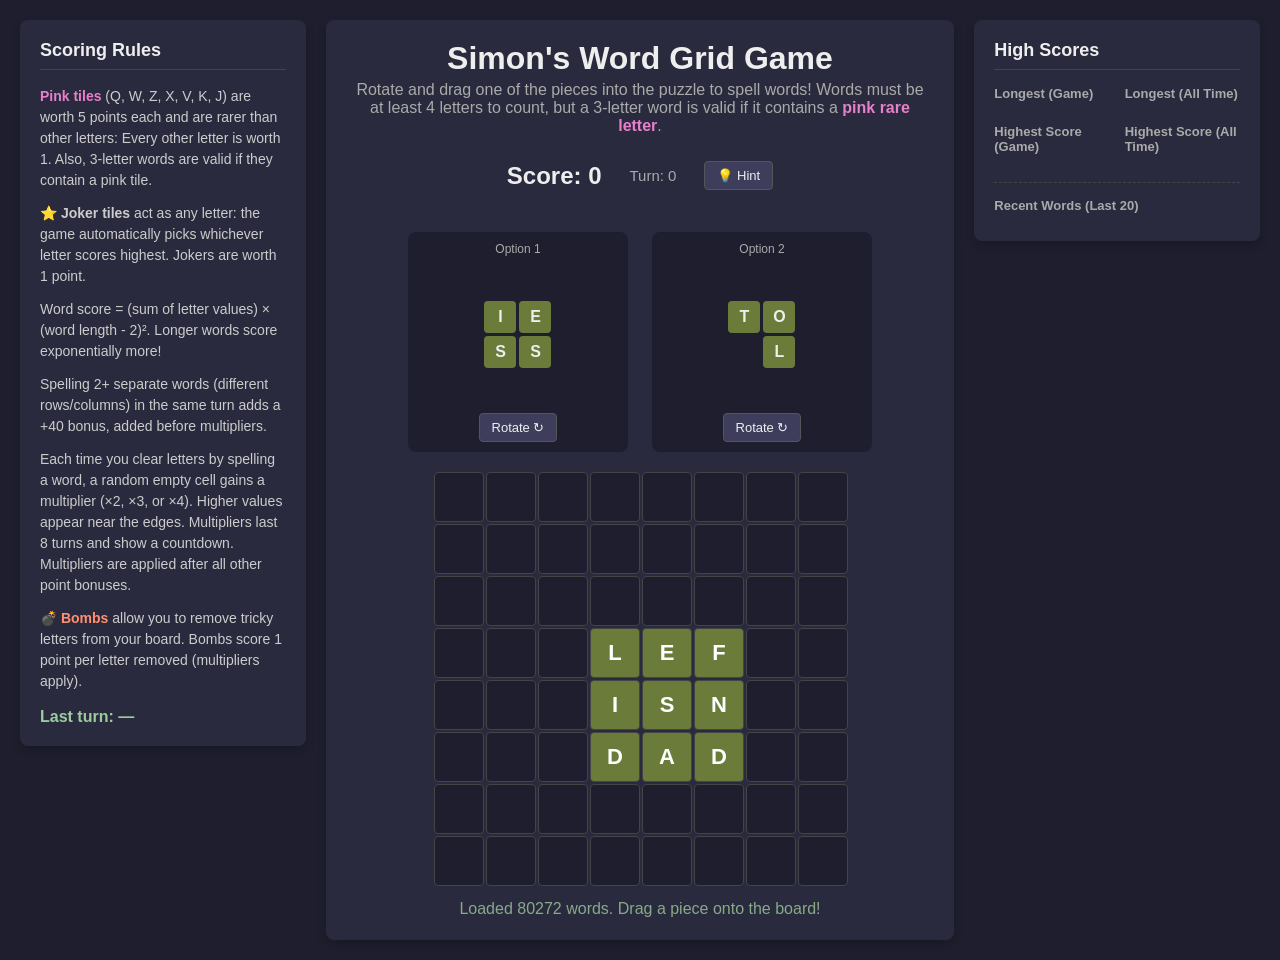
<file: index.html>
<!DOCTYPE html>
<html lang="en">
<head>
  <meta charset="UTF-8">
  <meta name="viewport" content="width=device-width, initial-scale=1.0">
  <title>Word Grid - Scoring D (pts x (len - 2)^2)</title>
  <link rel="stylesheet" href="style.css">
  <style>
    /* ---- Unlock toast ---- */
    #unlockToast {
      position: fixed;
      bottom: 24px;
      left: 50%;
      transform: translateX(-50%) translateY(20px);
      background: #2a5c2a;
      color: #b8ffb8;
      border: 1px solid #4caf50;
      border-radius: 8px;
      padding: 10px 20px;
      font-size: 1rem;
      font-weight: bold;
      pointer-events: none;
      opacity: 0;
      transition: opacity 0.3s ease, transform 0.3s ease;
      z-index: 9999;
      white-space: nowrap;
    }
    #unlockToast.visible {
      opacity: 1;
      transform: translateX(-50%) translateY(0);
    }
  </style>
</head>
<body>

<div class="game-layout">
  
  <!-- Left Side on Desktop / Middle on Mobile: Rules -->
  <aside class="pane rules-pane" id="scorePanel">
    <h2>Scoring Rules</h2>
    <div class="legend-line">
      <span class="legend-pink">Pink tiles</span> (Q, W, Z, X, V, K, J) are worth 5 points each and are rarer than other letters: Every other letter is worth 1. Also, 3-letter words are valid if they contain a pink tile.
    </div>
    <div class="legend-line">⭐ <strong>Joker tiles</strong> act as any letter: the game automatically picks whichever letter scores highest. Jokers are worth 1 point.</div>
    <div class="legend-line">Word score = (sum of letter values) × (word length - 2)². Longer words score exponentially more!</div>
    <div class="legend-line">Spelling 2+ separate words (different rows/columns) in the same turn adds a +40 bonus, added before multipliers.</div>
    <div class="legend-line">Each time you clear letters by spelling a word, a random empty cell gains a multiplier (×2, ×3, or ×4). Higher values appear near the edges. Multipliers last 8 turns and show a countdown. Multipliers are applied after all other point bonuses.</div>
    <div class="legend-line">
      <span class="legend-bomb">💣 Bombs</span> allow you to remove tricky letters from your board. Bombs score 1 point per letter removed (multipliers apply).
    </div>
    <div id="scoreBreakdown">Last turn: —</div>
  </aside>

  <!-- Center on Desktop / Top on Mobile: Game Area -->
  <main class="pane game-pane">
    <h1>Simon's Word Grid Game</h1>
    <p class="subtitle">Rotate and drag one of the pieces into the puzzle to spell words! Words must be at least 4 letters to count, but a 3-letter word is valid if it contains a <span class="legend-pink">pink rare letter</span>.</p>

    <div id="topBar">
      <div id="score">Score: 0</div>
      <div id="turnCounter">Turn: 0</div>
      <button id="hintBtn">💡 Hint</button>
    </div>
    <div id="hintResult"></div>

    <div id="landscapeRow">
      <div id="pieceTray"></div>
      <div id="board"></div>
    </div>
    <div id="status"></div>
  </main>

  <!-- Right Side on Desktop / Bottom on Mobile: Tracker -->
  <aside class="pane scores-pane" id="trackerColumn">
    <h2>High Scores</h2>
    
    <div class="high-scores-grid">
      <div class="tracker-section">
        <h3>Longest (Game)</h3>
        <ol id="longestGameList" class="tracker-list"></ol>
      </div>
      
      <div class="tracker-section">
        <h3>Longest (All Time)</h3>
        <ol id="longestAllTimeList" class="tracker-list"></ol>
      </div>
  
      <div class="tracker-section">
        <h3>Highest Score (Game)</h3>
        <ol id="highestGameList" class="tracker-list"></ol>
      </div>
      
      <div class="tracker-section">
        <h3>Highest Score (All Time)</h3>
        <ol id="highestAllTimeList" class="tracker-list"></ol>
      </div>
    </div>

    <div class="tracker-section recent-words-section">
      <h3>Recent Words (Last 20)</h3>
      <ul id="recentWordsList" class="tracker-list"></ul>
    </div>
  </aside>

</div>

<div id="dragGhost" style="display:none;"></div>
<div id="unlockToast"></div>

<script>
  const SIZE = 8;
  const CELL_STEP = 52; 
  const BOMB_CHANCE = 0.08; 
  const CLEAR_ANIMATION_MS = 550;

  const boardEl = document.getElementById('board');
  const statusEl = document.getElementById('status');
  const scoreEl = document.getElementById('score');
  const turnCounterEl = document.getElementById('turnCounter');
  const scoreBreakdownEl = document.getElementById('scoreBreakdown');
  const pieceTrayEl = document.getElementById('pieceTray');
  const dragGhost = document.getElementById('dragGhost');
  const hintBtn = document.getElementById('hintBtn');
  const hintResultEl = document.getElementById('hintResult');

  const grid = Array.from({ length: SIZE }, () => Array(SIZE).fill(null));
  const multiplierGrid = Array.from({ length: SIZE }, () => Array(SIZE).fill(null));

  let cellEls = [];
  let score = 0;
  let turnCount = 0;
  let gameOver = false;

  // ---- Unlock state ----
  // Slot keys in unlock order. Slots beyond unlockedSlots are not generated or shown.
  const SLOT_KEYS = ['A', 'B', 'C', 'D'];
  const UNLOCK_THRESHOLDS = { C: 20, D: 50 }; // turn at which each extra slot unlocks
  let unlockedSlots = 2; // starts at 2; grows to 3 at turn 20, 4 at turn 50

  function activeKeys() { return SLOT_KEYS.slice(0, unlockedSlots); }

  // Max bombs allowed across all active slots.
  // 1 bomb before first unlock; 2 after first unlock (turn 20+); cap stays at 2 after second.
  function maxBombs() { return unlockedSlots >= 3 ? 2 : 1; }

  // --- Tracker State ---
  let recentWords = [];
  let longestGame = [];
  let highestGame = [];
  let longestAllTime = JSON.parse(localStorage.getItem('wordGrid_longestAllTime')) || [];
  let highestAllTime = JSON.parse(localStorage.getItem('wordGrid_highestAllTime')) || [];

  function updateTrackerLists() {
    const renderList = (elementId, data, isRecent = false) => {
      const el = document.getElementById(elementId);
      if (!el) return;
      el.innerHTML = '';
      data.forEach(item => {
        const li = document.createElement('li');
        li.textContent = `${item.word} (${Math.round(item.score)} pts)`;
        if(isRecent) li.style.color = '#9ecb9e';
        el.appendChild(li);
      });
    };

    renderList('recentWordsList', recentWords, true);
    renderList('longestGameList', longestGame);
    renderList('highestGameList', highestGame);
    renderList('longestAllTimeList', longestAllTime);
    renderList('highestAllTimeList', highestAllTime);
  }

  function logWord(word, score) {
    const entry = { word, score };

    recentWords.unshift(entry);
    if (recentWords.length > 20) recentWords.pop();

    const insertAndTrim = (arr, newEntry, compareFn) => {
      if (!arr.find(e => e.word === newEntry.word)) {
        arr.push(newEntry);
        arr.sort(compareFn);
        if (arr.length > 3) arr.pop();
      }
    };

    const sortByLength = (a, b) => b.word.length - a.word.length || b.score - a.score;
    const sortByScore = (a, b) => b.score - a.score || b.word.length - a.word.length;

    insertAndTrim(longestGame, entry, sortByLength);
    insertAndTrim(highestGame, entry, sortByScore);
    insertAndTrim(longestAllTime, entry, sortByLength);
    insertAndTrim(highestAllTime, entry, sortByScore);

    localStorage.setItem('wordGrid_longestAllTime', JSON.stringify(longestAllTime));
    localStorage.setItem('wordGrid_highestAllTime', JSON.stringify(highestAllTime));
    
    updateTrackerLists();
  }

  // ---- Letter values ----
  const JOKER_LETTER = '⭐';
  const SPECIAL_LETTERS = new Set(['Q', 'W', 'Z', 'X', 'V', 'K', 'J']);
  function letterValue(letter) {
    if (letter === JOKER_LETTER) return 1;
    return SPECIAL_LETTERS.has(letter) ? 5 : 1;
  }
  function isSpecial(letter) { return SPECIAL_LETTERS.has(letter); }

  const LETTER_FREQUENCIES = {
    A: 7, B: 3, C: 4, D: 5, E: 9, F: 3, G: 3, H: 3, I: 7, J: 1,
    K: 1, L: 5, M: 3, N: 7, O: 6, P: 3, Q: 1, R: 7, S: 6, T: 7,
    U: 3, V: 1, W: 1, X: 1, Y: 2, Z: 1
  };
  // Average common letter frequency across the 26-letter pool is ~4.
  // Joker appears at 2× that = weight 8, making it slightly more common than any single letter.
  const JOKER_FREQUENCY = 8;

  function buildLetterPool() {
    let pool = '';
    for (const [letter, count] of Object.entries(LETTER_FREQUENCIES)) pool += letter.repeat(count);
    pool += JOKER_LETTER.repeat(JOKER_FREQUENCY);
    return pool;
  }
  const LETTER_POOL = buildLetterPool();
  function randomLetter() { return LETTER_POOL[Math.floor(Math.random() * LETTER_POOL.length)]; }

  const VOWEL_SET = new Set(['A', 'E', 'I', 'O', 'U']);
  function isMixedPiece(cells) {
    // Jokers are wildcards — exclude them from the vowel/consonant check
    const nonJoker = cells.filter(c => c.letter !== JOKER_LETTER);
    const hasVowel     = nonJoker.some(c => VOWEL_SET.has(c.letter));
    const hasConsonant = nonJoker.some(c => !VOWEL_SET.has(c.letter));
    return hasVowel && hasConsonant;
  }

  // ---- Dictionary ----
  let dictionary = new Set();

  async function loadDictionary() {
    try {
      const response = await fetch('dictionary.json');
      const data = await response.json();

      let rawWords;
      if (Array.isArray(data)) {
        rawWords = data;
      } else if (typeof data === 'object' && data !== null) {
        if (Array.isArray(data.words)) rawWords = data.words;
        else if (data.words && typeof data.words === 'object') rawWords = Object.values(data.words).flat();
        else rawWords = Object.keys(data);
      } else {
        throw new Error('Unrecognized dictionary.json format');
      }

      const words = rawWords.map(w => String(w).trim().toUpperCase()).filter(w => w.length >= 3);
      dictionary = new Set(words);
      statusEl.textContent = `Loaded ${dictionary.size} words. Drag a piece onto the board!`;
    } catch (err) {
      console.error(err);
      statusEl.textContent = 'Could not load dictionary.json — check the console (F12) for details.';
    }
  }

  // ---- Piece shapes ----
  const SHAPE_TEMPLATES = {
    1: [ [[0, 0]] ],
    2: [ [[0, 0], [0, 1]] ],
    3: [
      [[0, 0], [0, 1], [0, 2]],
      [[0, 0], [0, 1], [1, 1]]
    ]
  };

  // Size-4 shapes use explicit weights rather than repetition.
  // straight: 4, L-bend: 4, box: 2 — preserves original distribution.
  const SHAPE_4_OPTIONS = [
    { shape: [[0, 0], [0, 1], [0, 2], [0, 3]], weight: 4 },  // straight
    { shape: [[0, 0], [1, 0], [2, 0], [2, 1]], weight: 4 },  // L-bend
    { shape: [[0, 0], [0, 1], [1, 0], [1, 1]], weight: 2 },  // box
  ];
  const SHAPE_4_TOTAL = SHAPE_4_OPTIONS.reduce((s, o) => s + o.weight, 0);

  // Entries are [size, weight] pairs with numeric keys; total is precomputed once.
  const SIZE_WEIGHT_ENTRIES = [[1, 1], [2, 3], [3, 4], [4, 4]];
  const SIZE_WEIGHT_TOTAL = SIZE_WEIGHT_ENTRIES.reduce((sum, [, w]) => sum + w, 0);

  function weightedRandomSize() {
    let r = Math.random() * SIZE_WEIGHT_TOTAL;
    for (const [size, w] of SIZE_WEIGHT_ENTRIES) {
      if (r < w) return size;
      r -= w;
    }
    return SIZE_WEIGHT_ENTRIES.at(-1)[0];
  }

  function randomShapeCells() {
    const size = weightedRandomSize();
    if (size === 4) {
      let r = Math.random() * SHAPE_4_TOTAL;
      for (const { shape, weight } of SHAPE_4_OPTIONS) {
        if (r < weight) return shape;
        r -= weight;
      }
      return SHAPE_4_OPTIONS.at(-1).shape;
    }
    const options = SHAPE_TEMPLATES[size];
    return options[Math.floor(Math.random() * options.length)];
  }

  function generateLetterPiece() {
    const template = randomShapeCells();
    const size = template.length;
    const enforceMix = turnCount < 40 && ((size >= 3) || (size === 2 && turnCount < 20));

    let cells;
    let attempts = 0;
    do {
      cells = template.map(([dr, dc]) => ({ dr, dc, letter: randomLetter() }));
      attempts++;
    } while (enforceMix && !isMixedPiece(cells) && attempts < 20);

    return { cells, isBomb: false };
  }

  function generateBombPiece() {
    const template = randomShapeCells();
    const cells = template.map(([dr, dc]) => ({ dr, dc, letter: null }));
    return { cells, isBomb: true };
  }

  function generatePieceForSlot() {
    const currentBombs = activeKeys().filter(k => pieces[k] && pieces[k].isBomb).length;
    if (currentBombs < maxBombs() && Math.random() < BOMB_CHANCE) return generateBombPiece();
    return generateLetterPiece();
  }

  function rotatePiece(piece) {
    const rotated = piece.cells.map(c => ({ dr: c.dc, dc: -c.dr, letter: c.letter }));
    const minDr = Math.min(...rotated.map(c => c.dr));
    const minDc = Math.min(...rotated.map(c => c.dc));
    return {
      cells: rotated.map(c => ({ dr: c.dr - minDr, dc: c.dc - minDc, letter: c.letter })),
      isBomb: piece.isBomb
    };
  }

  const pieces = {};
  pieces.A = generatePieceForSlot();
  pieces.B = generatePieceForSlot();

  // ---- Piece tray rendering ----
  function renderPieceShape(container, piece) {
    const maxDr = Math.max(...piece.cells.map(c => c.dr));
    const maxDc = Math.max(...piece.cells.map(c => c.dc));
    const rows = maxDr + 1;
    const cols = maxDc + 1;

    container.style.gridTemplateColumns = `repeat(${cols}, 32px)`;
    container.style.gridTemplateRows = `repeat(${rows}, 32px)`;
    container.innerHTML = '';

    for (let r = 0; r < rows; r++) {
      for (let c = 0; c < cols; c++) {
        const match = piece.cells.find(cell => cell.dr === r && cell.dc === c);
        const cellDiv = document.createElement('div');
        let cls = 'piece-cell';
        if (!match) cls += ' empty';
        else if (piece.isBomb) cls += ' bomb';
        else if (isSpecial(match.letter)) cls += ' special';
        // joker uses default green — no extra class needed
        cellDiv.className = cls;
        cellDiv.textContent = match ? (piece.isBomb ? '💣' : match.letter) : '';
        container.appendChild(cellDiv);
      }
    }
  }

  const SLOT_LABELS = { A: 'Option 1', B: 'Option 2', C: 'Option 3', D: 'Option 4' };

  function renderPieceTray() {
    hintResultEl.textContent = '';
    pieceTrayEl.innerHTML = '';

    activeKeys().forEach(key => {
      const piece = pieces[key];
      const slot = document.createElement('div');
      slot.className = 'piece-slot' + (piece.isBomb ? ' bomb-slot' : '');

      const label = document.createElement('div');
      label.className = 'piece-label';
      label.textContent = piece.isBomb ? '💣 Bomb — drop on letters' : SLOT_LABELS[key];

      const shapeWrap = document.createElement('div');
      shapeWrap.className = 'piece-shape-wrap';

      const wrap = document.createElement('div');
      wrap.className = 'draggable-wrap';
      const shapeGrid = document.createElement('div');
      shapeGrid.className = 'piece-shape-grid';
      renderPieceShape(shapeGrid, piece);
      wrap.appendChild(shapeGrid);
      shapeWrap.appendChild(wrap);

      const rotateBtn = document.createElement('button');
      rotateBtn.textContent = 'Rotate ↻';
      rotateBtn.addEventListener('click', () => {
        pieces[key] = rotatePiece(pieces[key]);
        renderPieceTray();
      });

      wrap.addEventListener('pointerdown', (e) => startDrag(key, e));

      slot.appendChild(label);
      slot.appendChild(shapeWrap);
      slot.appendChild(rotateBtn);
      pieceTrayEl.appendChild(slot);
    });
  }

  // ---- Placement validity ----
  function computeTargets(piece, anchorRow, anchorCol) {
    let valid = true;
    let touchesLetter = false;

    const targets = piece.cells.map(c => {
      const r = anchorRow + c.dr;
      const cVal = anchorCol + c.dc;
      const inBounds = r >= 0 && r < SIZE && cVal >= 0 && cVal < SIZE;
      const hasLetter = inBounds && grid[r][cVal] !== null;

      if (!inBounds) valid = false;
      if (piece.isBomb) {
        if (hasLetter) touchesLetter = true;
      } else if (hasLetter) {
        valid = false;
      }

      return { r, c: cVal, letter: c.letter, inBounds, hasLetter };
    });

    if (piece.isBomb && !touchesLetter) valid = false;
    return { targets, valid };
  }

  function pieceHasValidPlacement(piece) {
    let current = piece;
    for (let rotation = 0; rotation < 4; rotation++) {
      for (let r = 0; r < SIZE; r++) {
        for (let c = 0; c < SIZE; c++) {
          if (computeTargets(current, r, c).valid) return true;
        }
      }
      current = rotatePiece(current);
    }
    return false;
  }

  function checkGameOver() {
    if (gameOver) return;
    const anyFits = activeKeys().some(k => pieceHasValidPlacement(pieces[k]));
    if (!anyFits) {
      gameOver = true;
      statusEl.textContent = `Game over — no piece fits anywhere. Final score: ${Math.round(score)}`;
      statusEl.classList.add('game-over');
      boardEl.style.pointerEvents = 'none';
      pieceTrayEl.style.opacity = '0.5';
      pieceTrayEl.style.pointerEvents = 'none';
    }
  }

  function placePiece(pieceKey, anchorRow, anchorCol) {
    const piece = pieces[pieceKey];
    const { targets, valid } = computeTargets(piece, anchorRow, anchorCol);
    if (!valid) return null;

    let result;
    if (piece.isBomb) {
      const bombedCells = targets
        .filter(t => t.hasLetter)
        .map(t => ({ row: t.r, col: t.c, letter: grid[t.r][t.c] }));
      result = { wasBomb: true, bombedCells };
    } else {
      targets.forEach(({ r, c, letter }) => { grid[r][c] = letter; });
      result = { wasBomb: false };
    }

    return result;
  }

  // ---- Word detection ----
  const ALL_LETTERS = 'ABCDEFGHIJKLMNOPQRSTUVWXYZ'.split('');

  // Resolves joker positions in a line to the letter substitution that yields the
  // highest-scoring valid word. Uses a simplified strategy: optimise per-joker
  // independently for the best single word containing that joker.
  //
  // FUTURE UPGRADE: For turns where multiple words form simultaneously, the optimal
  // assignment should be evaluated jointly across all jokers and all words (trying
  // all 26^n combinations for n jokers). This requires running findMatches on each
  // combination and selecting the one with the highest total turn score. Expensive
  // but correct. Defer until performance testing warrants it.
  function resolveJokersInLine(cells) {
    const jokerIndices = cells.map((c, i) => c.letter === JOKER_LETTER ? i : -1).filter(i => i >= 0);
    if (jokerIndices.length === 0) return cells;

    // Try each letter for each joker independently and pick the assignment that
    // produces the highest-scoring valid word containing that joker position.
    const resolved = cells.map(c => ({ ...c }));

    jokerIndices.forEach(ji => {
      let bestLetter = 'E'; // fallback
      let bestScore = -1;

      for (const letter of ALL_LETTERS) {
        resolved[ji] = { ...cells[ji], letter };

        // Scan the full line with this substitution for any valid word containing ji
        for (let start = 0; start < cells.length; start++) {
          if (!resolved[start].letter) continue;
          let word = '';
          for (let end = start; end < cells.length; end++) {
            if (!resolved[end].letter) break;
            word += resolved[end].letter;
            const containsJoker = ji >= start && ji <= end;
            if (!containsJoker) continue;
            // For 3-letter words: a joker resolving to a pink letter does NOT satisfy
            // the pink tile requirement — only a real pink tile in the span counts.
            const spanHasRealPink = cells.slice(start, end + 1).some(c => isSpecial(c.letter));
            const meetsLengthRule = word.length >= 4 || (word.length === 3 && spanHasRealPink);
            if (meetsLengthRule && dictionary.has(word)) {
              const score = wordValue(word);
              if (score > bestScore) { bestScore = score; bestLetter = letter; }
            }
          }
        }
      }

      resolved[ji] = { ...cells[ji], letter: bestLetter };
    });

    return resolved;
  }

  function findMatches(sourceGrid = grid) {
    const boardToScan = sourceGrid;
    const matches = [];

    function checkLine(cells) {
      // Resolve any jokers in this line before scanning for words
      const resolvedCells = resolveJokersInLine(cells);
      const n = resolvedCells.length;
      let i = 0;
      while (i < n) {
        if (!resolvedCells[i].letter) { i++; continue; }
        let j = i;
        while (j < n && resolvedCells[j].letter) j++;

        let best = null;
        for (let start = i; start < j; start++) {
          let word = '';
          for (let end = start; end < j; end++) {
            word += resolvedCells[end].letter;
            // For 3-letter words: only count as valid if a real pink tile exists in the
            // span — a joker that resolved to a pink letter does not satisfy this rule.
            const spanHasRealPink = cells.slice(start, end + 1).some(c => isSpecial(c.letter));
            const meetsLengthRule = word.length >= 4 || (word.length === 3 && spanHasRealPink);
            if (meetsLengthRule && dictionary.has(word)) {
              if (!best || word.length > best.word.length) {
                best = {
                  word,
                  cells: cells.slice(start, end + 1).map(c => ({ row: c.row, col: c.col }))
                };
              }
            }
          }
        }
        if (best) matches.push(best);
        i = j;
      }
    }

    for (let row = 0; row < SIZE; row++) {
      const line = [];
      for (let col = 0; col < SIZE; col++) line.push({ row, col, letter: boardToScan[row][col] });
      checkLine(line);
    }
    for (let col = 0; col < SIZE; col++) {
      const line = [];
      for (let row = 0; row < SIZE; row++) line.push({ row, col, letter: boardToScan[row][col] });
      checkLine(line);
    }

    // Annotate each match with a Set of "row,col" keys that were jokers in the source grid,
    // so resolveWordMatches can score those positions as 1pt regardless of the resolved letter.
    matches.forEach(match => {
      match.jokerCells = new Set(
        match.cells
          .filter(({ row, col }) => boardToScan[row][col] === JOKER_LETTER)
          .map(({ row, col }) => `${row},${col}`)
      );
    });

    return matches;
  }

  function wordLengthScoreFactor(wordLength) {
    return (wordLength - 2) ** 2;
  }

  function wordValue(word) {
    const letterSum = word.split('').reduce((sum, ch) => sum + letterValue(ch), 0);
    return letterSum * wordLengthScoreFactor(word.length);
  }

  // Scores a matched word correctly, treating joker cells as 1pt regardless of resolved letter.
  // Used by the hint system for accurate score estimates.
  function wordValueWithJokers(word, cells, jokerCells) {
    const letterPts = cells.reduce((sum, { row, col }, i) => {
      const isJoker = jokerCells && jokerCells.has(`${row},${col}`);
      return sum + (isJoker ? 1 : letterValue(word[i]));
    }, 0);
    return letterPts * wordLengthScoreFactor(word.length);
  }

  // ---- Unlock toast ----
  const unlockToastEl = document.getElementById('unlockToast');
  let unlockToastTimer = null;

  function showUnlockToast(slotNumber) {
    unlockToastEl.textContent = `🔓 Option ${slotNumber} unlocked!`;
    unlockToastEl.classList.add('visible');
    if (unlockToastTimer) clearTimeout(unlockToastTimer);
    unlockToastTimer = setTimeout(() => {
      unlockToastEl.classList.remove('visible');
    }, 2500);
  }

  function canUseHint() {
    return true; 
  }

  // Cache the hint result for the current turn so repeated clicks don't re-scan.
  let hintCache = { turn: -1, result: null };

  function findBestHintWord() {
    if (hintCache.turn === turnCount) return hintCache.result;

    let best = null;
    activeKeys().forEach(key => {
      let candidate = pieces[key];
      if (candidate.isBomb) return;

      for (let rotation = 0; rotation < 4; rotation++) {
        for (let row = 0; row < SIZE; row++) {
          for (let col = 0; col < SIZE; col++) {
            const { targets, valid } = computeTargets(candidate, row, col);
            if (!valid) continue;

            const hypotheticalGrid = grid.map(r => r.slice());
            targets.forEach(t => { hypotheticalGrid[t.r][t.c] = t.letter; });

            const matches = findMatches(hypotheticalGrid);
            if (matches.length === 0) continue;

            const clearedCells = new Set();
            let baseSum = 0;
            matches.forEach(match => {
              baseSum += wordValueWithJokers(match.word, match.cells, match.jokerCells);
              match.cells.forEach(({ row, col }) => clearedCells.add(`${row},${col}`));
            });
            const multiWordBonus = matches.length > 1 ? 40 : 0;
            const preMultiplierTotal = baseSum + multiWordBonus;

            let multiplierFactor = 1;
            clearedCells.forEach(key => {
              const [r, c] = key.split(',').map(Number);
              const m = multiplierGrid[r][c];
              if (m) multiplierFactor *= m.value;
            });

            const value = preMultiplierTotal * multiplierFactor;
            const bestWord = matches.reduce((a, b) =>
              wordValueWithJokers(a.word, a.cells, a.jokerCells) > wordValueWithJokers(b.word, b.cells, b.jokerCells) ? a : b
            ).word;
            if (!best || value > best.value) best = { word: bestWord, value };
          }
        }
        candidate = rotatePiece(candidate);
      }
    });

    hintCache = { turn: turnCount, result: best };
    return best;
  }

  // ---- Multiplier spawning and expiry ----
  const MULT_LIFETIME = 8;   

  function distanceFromEdge(row, col) { return Math.min(row, col, SIZE - 1 - row, SIZE - 1 - col); }
  function multiplierValueForZone(row, col) {
    const dist = distanceFromEdge(row, col);
    if (dist === 0) return 4;
    if (dist === 1) return 3;
    return 2;
  }

  function expireMultipliers() {
    for (let r = 0; r < SIZE; r++) {
      for (let c = 0; c < SIZE; c++) {
        const m = multiplierGrid[r][c];
        if (m && (MULT_LIFETIME - (turnCount - m.born)) <= 0) {
          multiplierGrid[r][c] = null;
        }
      }
    }
  }

  function maybeSpawnMultiplier() {
    const emptyCandidates = [];
    for (let r = 0; r < SIZE; r++) {
      for (let c = 0; c < SIZE; c++) {
        if (grid[r][c] === null && multiplierGrid[r][c] === null) emptyCandidates.push({ r, c });
      }
    }
    if (emptyCandidates.length === 0) return;
    const spot = emptyCandidates[Math.floor(Math.random() * emptyCandidates.length)];
    multiplierGrid[spot.r][spot.c] = { value: multiplierValueForZone(spot.r, spot.c), born: turnCount };
  }

  // ---- Animation helpers ----
function scoreTier(gained) {
  if (gained <= 16) return 1;   // Green
  if (gained <= 64) return 2;   // Cyan
  if (gained <= 256) return 3;  // Orange
  return 4;                     // Pink
}

  function spawnScorePopup(text, tier, coords) {
    const rects = coords.map(([r, c]) => cellEls[r][c].getBoundingClientRect());
    const avgX = rects.reduce((s, rect) => s + rect.left + rect.width / 2, 0) / rects.length;
    const avgY = rects.reduce((s, rect) => s + rect.top, 0) / rects.length;

    const popup = document.createElement('div');
    popup.className = `score-popup tier-${tier}`;
    popup.textContent = text;
    popup.style.left = `${avgX}px`;
    popup.style.top = `${avgY}px`;
    document.body.appendChild(popup);
    popup.addEventListener('animationend', () => popup.remove());
  }

  function bumpScoreDisplay(tier) {
    scoreEl.classList.remove('bump', 'tier-1', 'tier-2', 'tier-3', 'tier-4');
    void scoreEl.offsetWidth; 
    scoreEl.classList.add('bump', `tier-${tier}`);
  }

  // ---- Resolving a turn's effect ----
  function resolveWordMatches(matches, onDone) {
    if (matches.length === 0) {
      scoreBreakdownEl.textContent = 'Last turn: no words formed.';
      onDone();
      return;
    }

    const clearedCells = new Set();
    const wordSummaries = [];
    let baseSum = 0;

    matches.forEach(match => {
      const word = match.word;
      // Score each position using the original tile value: joker cells are always 1pt,
      // even if the joker resolved to a high-value pink letter like X or Q.
      const letterPts = match.cells.reduce((sum, { row, col }, i) => {
        const isJoker = match.jokerCells && match.jokerCells.has(`${row},${col}`);
        return sum + (isJoker ? 1 : letterValue(word[i]));
      }, 0);
      const lengthFactor = wordLengthScoreFactor(word.length);
      const val = letterPts * lengthFactor;
      baseSum += val;
      wordSummaries.push(`${word} (${letterPts} letter pts x (${word.length} - 2)^2 = ${val})`);
      match.cells.forEach(({ row, col }) => clearedCells.add(`${row},${col}`));
    });

    const multiWordBonus = matches.length > 1 ? 40 : 0;
    const preMultiplierTotal = baseSum + multiWordBonus;

    let multiplierFactor = 1;
    const multipliersUsed = [];
    clearedCells.forEach(key => {
      const [row, col] = key.split(',').map(Number);
      const m = multiplierGrid[row][col];
      if (m) {
        multiplierFactor *= m.value;
        multipliersUsed.push(m.value);
      }
    });

    // Log the individual words for the tracker side panel
    matches.forEach(match => {
      const individualScore = wordValueWithJokers(match.word, match.cells, match.jokerCells) * multiplierFactor;
      logWord(match.word, individualScore);
    });

    const gained = preMultiplierTotal * multiplierFactor;
    const tier = scoreTier(gained);
    const coords = [...clearedCells].map(key => key.split(',').map(Number));

    coords.forEach(([row, col]) => cellEls[row][col].classList.add('clearing', `tier-${tier}`));
    spawnScorePopup(`+${Math.round(gained)}`, tier, coords);

    score += gained;
    scoreEl.textContent = `Score: ${Math.round(score)}`;
    bumpScoreDisplay(tier);

    const gainedExact = preMultiplierTotal * multiplierFactor;
    const gainedRounded = Math.round(gainedExact);

    // Build breakdown string
    // Single word summaries already end with the word's value; only append "pts" when
    // there are no further terms (no bonus, no multiplier) so it serves as the final unit.
    const hasBonus = multiWordBonus > 0;
    const hasMult = multipliersUsed.length > 0;
    const wordParts = wordSummaries.map((s, i) => {
      // If this is the only term and nothing follows, close with "pts" inside the parens
      if (!hasBonus && !hasMult && wordSummaries.length === 1) {
        return s.replace(/= (\d+)\)$/, '= $1 pts)');
      }
      return s;
    });

    let breakdown = `Last turn: ${wordParts.join(' + ')}`;
    if (hasBonus) breakdown += ` + ${multiWordBonus} bonus`;

    if (hasMult) {
      // Show pre-multiplier total only when there's something to sum (bonus or multiple words)
      if (hasBonus || wordSummaries.length > 1) {
        const pre = preMultiplierTotal % 1 === 0 ? preMultiplierTotal : preMultiplierTotal.toFixed(1);
        breakdown += ` = ${pre}`;
      }
      breakdown += ` ${multipliersUsed.map(m => `x${m} mult`).join(' ')}`;
      if (gainedExact !== gainedRounded) {
        breakdown += ` = ${gainedExact % 1 === 0 ? gainedExact : gainedExact.toFixed(1)}, rounded up to ${gainedRounded} pts`;
      } else {
        breakdown += ` = ${gainedRounded} pts`;
      }
    } else if (hasBonus || wordSummaries.length > 1) {
      // No multiplier but multiple terms — show the sum at the end
      if (gainedExact !== gainedRounded) {
        breakdown += ` = ${gainedExact % 1 === 0 ? gainedExact : gainedExact.toFixed(1)}, rounded up to ${gainedRounded} pts`;
      } else {
        breakdown += ` = ${gainedRounded} pts`;
      }
    }

    scoreBreakdownEl.textContent = breakdown;
    statusEl.textContent = `Cleared ${matches.map(m => m.word).join(', ')} for +${Math.round(gained)} points!`;

    setTimeout(() => {
      coords.forEach(([row, col]) => { grid[row][col] = null; });
      onDone();
    }, CLEAR_ANIMATION_MS);
  }

  function resolveBomb(bombedCells, onDone) {
    if (bombedCells.length === 0) { onDone(); return; }

    let gained = 0;
    const removedLetters = [];
    bombedCells.forEach(({ row, col, letter }) => {
      let val = 1;
      const m = multiplierGrid[row][col];
      if (m) val *= m.value;
      gained += val;
      removedLetters.push(letter);
    });

    const tier = scoreTier(gained);
    const coords = bombedCells.map(c => [c.row, c.col]);
    coords.forEach(([row, col]) => cellEls[row][col].classList.add('clearing', `tier-${tier}`, 'bomb'));
    spawnScorePopup(`💥 +${Math.round(gained)}`, tier, coords);

    score += gained;
    scoreEl.textContent = `Score: ${Math.round(score)}`;
    bumpScoreDisplay(tier);

    scoreBreakdownEl.textContent = `Last turn: Bomb removed ${removedLetters.join(', ')} = ${Math.round(gained)} pts`;
    statusEl.textContent = `Bomb cleared ${bombedCells.length} letter${bombedCells.length > 1 ? 's' : ''} for +${Math.round(gained)} points!`;

    setTimeout(() => {
      bombedCells.forEach(({ row, col }) => { grid[row][col] = null; });
      onDone();
    }, CLEAR_ANIMATION_MS);
  }

  // ---- Multiplier donut indicator ----
  const DONUT_COLORS = { 2: '#4a7fd4', 3: '#d4914a', 4: '#d44a4a' };

  // Build all 24 donut SVGs (3 values × 8 turn counts) once at startup.
  // render() clones from this table instead of constructing SVGs on every frame.
  function buildDonutSVG(multValue, turnsLeft) {
    const size = 22;
    const cx = size / 2;
    const cy = size / 2;
    const R = 10.5;
    const r = 5.5;
    const color = DONUT_COLORS[multValue] || '#888';

    const svg = document.createElementNS('http://www.w3.org/2000/svg', 'svg');
    svg.setAttribute('width', size);
    svg.setAttribute('height', size);
    svg.setAttribute('viewBox', `0 0 ${size} ${size}`);

    const bgCircle = document.createElementNS('http://www.w3.org/2000/svg', 'circle');
    bgCircle.setAttribute('cx', cx);
    bgCircle.setAttribute('cy', cy);
    bgCircle.setAttribute('r', (R + r) / 2);
    bgCircle.setAttribute('fill', 'none');
    bgCircle.setAttribute('stroke', '#1a1a2a');
    bgCircle.setAttribute('stroke-width', R - r);
    svg.appendChild(bgCircle);

    if (turnsLeft > 0) {
      const circumference = 2 * Math.PI * ((R + r) / 2);
      const sliceGap = circumference * 0.025;
      const sliceArc = (circumference / MULT_LIFETIME) - sliceGap;

      let dashArray = '';
      for (let i = 0; i < turnsLeft; i++) dashArray += `${sliceArc} ${sliceGap} `;
      dashArray += `0 ${circumference}`;

      const arc = document.createElementNS('http://www.w3.org/2000/svg', 'circle');
      arc.setAttribute('cx', cx);
      arc.setAttribute('cy', cy);
      arc.setAttribute('r', (R + r) / 2);
      arc.setAttribute('fill', 'none');
      arc.setAttribute('stroke', color);
      arc.setAttribute('stroke-width', R - r);
      arc.setAttribute('stroke-dasharray', dashArray.trim());
      arc.setAttribute('transform', `rotate(-90 ${cx} ${cy})`);
      svg.appendChild(arc);
    }

    const hole = document.createElementNS('http://www.w3.org/2000/svg', 'circle');
    hole.setAttribute('cx', cx);
    hole.setAttribute('cy', cy);
    hole.setAttribute('r', r);
    hole.setAttribute('fill', '#1a1a2a');
    svg.appendChild(hole);

    const label = document.createElementNS('http://www.w3.org/2000/svg', 'text');
    label.setAttribute('x', cx);
    label.setAttribute('y', cy);
    label.setAttribute('text-anchor', 'middle');
    label.setAttribute('dominant-baseline', 'central');
    label.setAttribute('font-size', '6');
    label.setAttribute('font-weight', 'bold');
    label.setAttribute('font-family', 'sans-serif');
    label.setAttribute('fill', color);
    label.textContent = `x${multValue}`;
    svg.appendChild(label);

    return svg;
  }

  const DONUT_CACHE = {};
  for (const value of [2, 3, 4]) {
    DONUT_CACHE[value] = {};
    for (let t = 1; t <= MULT_LIFETIME; t++) {
      DONUT_CACHE[value][t] = buildDonutSVG(value, t);
    }
  }

  // ---- Board rendering ----
  function initBoard() {
    boardEl.innerHTML = '';
    cellEls = Array.from({ length: SIZE }, () => Array(SIZE).fill(null));

    for (let row = 0; row < SIZE; row++) {
      for (let col = 0; col < SIZE; col++) {
        const cellEl = document.createElement('div');
        cellEl.className = 'cell';
        cellEls[row][col] = cellEl;
        boardEl.appendChild(cellEl);
      }
    }
  }

  function render() {
    for (let row = 0; row < SIZE; row++) {
      for (let col = 0; col < SIZE; col++) {
        const cellEl = cellEls[row][col];
        let className = 'cell';
        const letter = grid[row][col];
        if (letter) {
          className += ' filled';
          if (isSpecial(letter)) className += ' special';
          // joker uses standard filled style — no extra class needed
        }
        cellEl.className = className;
        cellEl.textContent = letter || '';

        const existingBadge = cellEl.querySelector('.mult-badge');
        if (existingBadge) cellEl.removeChild(existingBadge);

        const mult = multiplierGrid[row][col];
        if (mult) {
          const turnsLeft = MULT_LIFETIME - (turnCount - mult.born);
          // Guard: skip if expired (expireMultipliers runs after turnCount increments,
          // so there's a brief window where turnsLeft can be 0 or negative before cleanup).
          if (turnsLeft >= 1) {
            const clampedTurns = Math.min(turnsLeft, MULT_LIFETIME);
            const badge = document.createElement('span');
            badge.className = 'mult-badge';
            badge.appendChild(DONUT_CACHE[mult.value][clampedTurns].cloneNode(true));
            cellEl.appendChild(badge);
          }
        }
      }
    }

    turnCounterEl.textContent = `Turn: ${turnCount}`;
  }

  function placeStartingCluster() {
    const start = Math.floor(SIZE / 2) - 1;
    for (let r = start; r < start + 3; r++) {
      for (let c = start; c < start + 3; c++) {
        grid[r][c] = randomLetter();
      }
    }
  }

  // ---- Drag and drop ----
  let dragging = false;
  let draggingKey = null;
  let lastAnchor = null;

  function clearPreview() {
    for (let r = 0; r < SIZE; r++) {
      for (let c = 0; c < SIZE; c++) cellEls[r][c].classList.remove('preview-valid', 'preview-no-word', 'preview-invalid');
    }
  }

  let ghostHeightPx = 48; // updated by buildGhost; used to anchor bottom of ghost above finger

  function buildGhost(piece) {
    const maxDr = Math.max(...piece.cells.map(c => c.dr));
    const maxDc = Math.max(...piece.cells.map(c => c.dc));
    const rows = maxDr + 1;
    const cols = maxDc + 1;

    ghostHeightPx = rows * 48;

    dragGhost.style.gridTemplateColumns = `repeat(${cols}, 48px)`;
    dragGhost.style.gridTemplateRows = `repeat(${rows}, 48px)`;
    dragGhost.innerHTML = '';

    for (let r = 0; r < rows; r++) {
      for (let c = 0; c < cols; c++) {
        const match = piece.cells.find(cell => cell.dr === r && cell.dc === c);
        const div = document.createElement('div');
        let cls = 'ghost-cell';
        if (!match) cls += ' empty';
        else if (piece.isBomb) cls += ' bomb';
        else if (isSpecial(match.letter)) cls += ' special';
        div.className = cls;
        div.textContent = match ? (piece.isBomb ? '💣' : match.letter) : '';
        dragGhost.appendChild(div);
      }
    }
  }

  const FINGER_GAP = 80; // px between fingertip and bottom edge of ghost (touch only)
  let isDragTouch = false; // true when current drag was initiated by touch or pen

  function updateGhostPosition(clientX, clientY) {
    const gap = isDragTouch ? ghostHeightPx + FINGER_GAP : 24;
    dragGhost.style.left = `${clientX - 24}px`;
    dragGhost.style.top = `${clientY - gap}px`;
  }

  function pointerToAnchorCell(clientX, clientY) {
    const rect = boardEl.getBoundingClientRect();
    const gap = isDragTouch ? ghostHeightPx + FINGER_GAP : 24;
    const row = Math.floor(((clientY - gap) - rect.top) / CELL_STEP);
    const col = Math.floor((clientX - rect.left) / CELL_STEP);
    return { row, col };
  }

  function onPointerMove(e) {
    if (!dragging) return;
    updateGhostPosition(e.clientX, e.clientY);

    const { row, col } = pointerToAnchorCell(e.clientX, e.clientY);
    if (lastAnchor && lastAnchor.row === row && lastAnchor.col === col) return;
    lastAnchor = { row, col };

    clearPreview();
    const piece = pieces[draggingKey];
    const { targets, valid } = computeTargets(piece, row, col);

    if (!valid) {
      targets.forEach(t => {
        if (t.inBounds) cellEls[t.r][t.c].classList.add('preview-invalid');
      });
      return;
    }

    if (piece.isBomb) {
      targets.forEach(t => {
        if (t.inBounds) cellEls[t.r][t.c].classList.add('preview-valid');
      });
      return;
    }

    const hypotheticalGrid = grid.map(r => r.slice());
    targets.forEach(t => { hypotheticalGrid[t.r][t.c] = t.letter; });
    const formsWord = findMatches(hypotheticalGrid).length > 0;
    targets.forEach(t => {
      if (t.inBounds) cellEls[t.r][t.c].classList.add(formsWord ? 'preview-valid' : 'preview-no-word');
    });
  }

  function onPointerUp() {
    if (!dragging) return;
    dragging = false;
    dragGhost.style.display = 'none';
    clearPreview();
    if (lastAnchor && !gameOver) {
      const usedKey = draggingKey;
      const result = placePiece(usedKey, lastAnchor.row, lastAnchor.col);
      if (result) {
        render();
        const afterTurn = () => {
          turnCount += 1;
          expireMultipliers();
          maybeSpawnMultiplier();
          render();

          // Check for slot unlocks at this turn count
          let newlyUnlocked = 0;
          if (unlockedSlots < 3 && turnCount >= UNLOCK_THRESHOLDS.C) {
            unlockedSlots = 3;
            pieces.C = generatePieceForSlot();
            newlyUnlocked = 3;
          } else if (unlockedSlots < 4 && turnCount >= UNLOCK_THRESHOLDS.D) {
            unlockedSlots = 4;
            pieces.D = generatePieceForSlot();
            newlyUnlocked = 4;
          }

          // Refresh only the slot that was just used
          pieces[usedKey] = generatePieceForSlot();
          renderPieceTray();

          if (newlyUnlocked) showUnlockToast(newlyUnlocked);

          checkGameOver();
        };

        if (result.wasBomb) {
          resolveBomb(result.bombedCells, afterTurn);
        } else {
          const matches = findMatches();
          resolveWordMatches(matches, afterTurn);
        }
      }
    }
    draggingKey = null;
    lastAnchor = null;
    document.body.style.userSelect = '';
  }

  function startDrag(key, e) {
    if (gameOver) return;
    dragging = true;
    draggingKey = key;
    lastAnchor = null;
    isDragTouch = e.pointerType === 'touch' || e.pointerType === 'pen';
    buildGhost(pieces[key]);
    dragGhost.style.display = 'grid';
    updateGhostPosition(e.clientX, e.clientY);
    document.body.style.userSelect = 'none';
    document.addEventListener('pointermove', onPointerMove);
    document.addEventListener('pointerup', onPointerUp);
  }

  hintBtn.addEventListener('click', () => {
    if (!canUseHint()) return;
    const result = findBestHintWord();
    hintResultEl.textContent = result
      ? `Hint: ${result.word} would score ~${Math.round(result.value)} points.`
      : 'No word can be formed this turn.';
  });

  initBoard();
  placeStartingCluster();
  renderPieceTray();
  updateTrackerLists();
  loadDictionary().then(render);
</script>

</body>
</html>
</file>
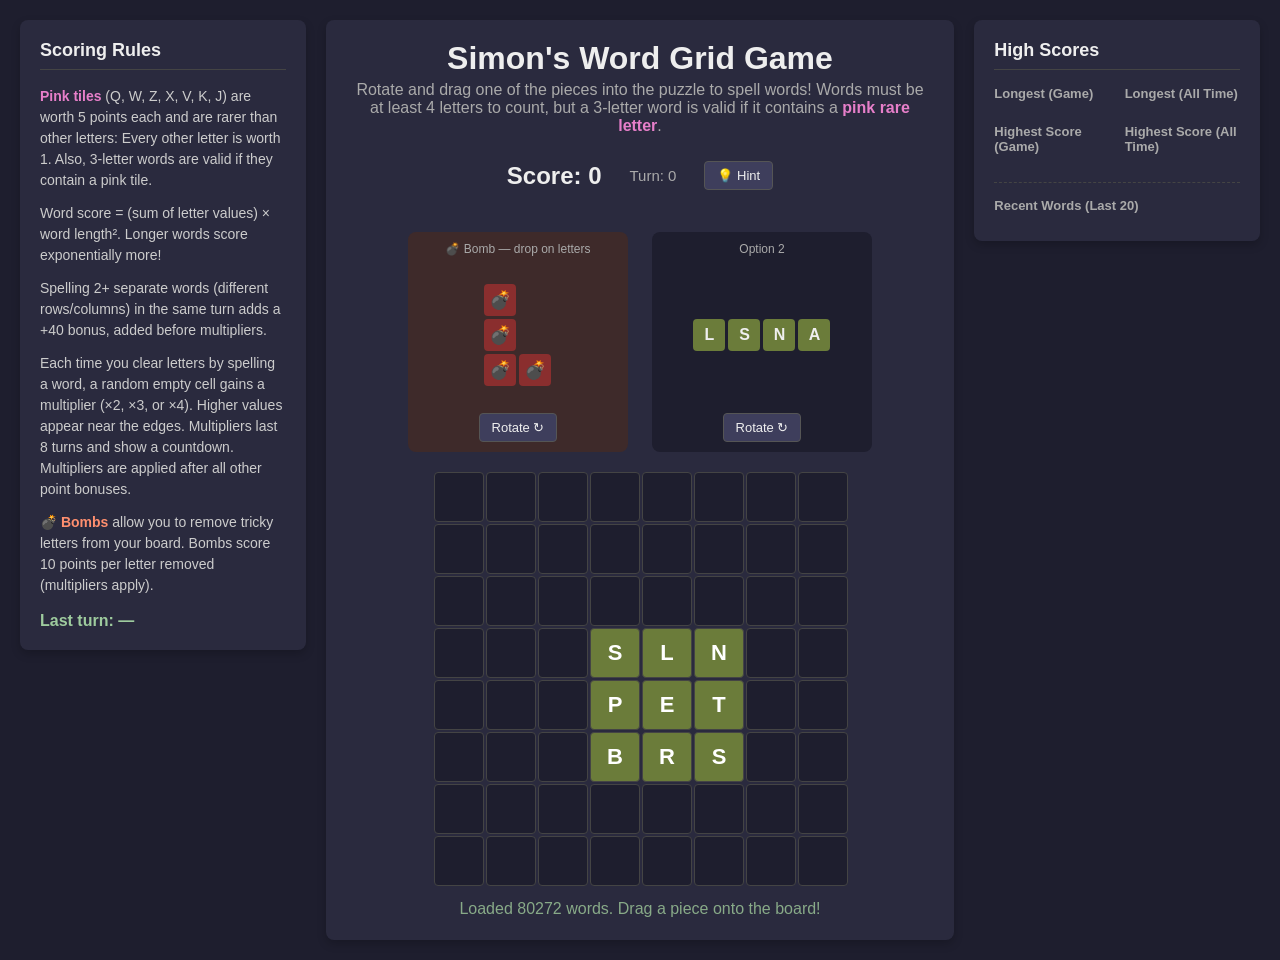
<file: game.html>
<!DOCTYPE html>
<html lang="en">
<head>
  <meta charset="UTF-8">
  <meta name="viewport" content="width=device-width, initial-scale=1.0">
  <title>Word Grid - Scoring D (pts x len squared)</title>
  <link rel="stylesheet" href="style.css">
</head>
<body>

<div class="game-layout">
  
  <!-- Left Side on Desktop / Middle on Mobile: Rules -->
  <aside class="pane rules-pane" id="scorePanel">
    <h2>Scoring Rules</h2>
    <div class="legend-line">
      <span class="legend-pink">Pink tiles</span> (Q, W, Z, X, V, K, J) are worth 5 points each and are rarer than other letters: Every other letter is worth 1. Also, 3-letter words are valid if they contain a pink tile.
    </div>
    <div class="legend-line">Word score = (sum of letter values) × word length². Longer words score exponentially more!</div>
    <div class="legend-line">Spelling 2+ separate words (different rows/columns) in the same turn adds a +40 bonus, added before multipliers.</div>
    <div class="legend-line">Each time you clear letters by spelling a word, a random empty cell gains a multiplier (×2, ×3, or ×4). Higher values appear near the edges. Multipliers last 8 turns and show a countdown. Multipliers are applied after all other point bonuses.</div>
    <div class="legend-line">
      <span class="legend-bomb">💣 Bombs</span> allow you to remove tricky letters from your board. Bombs score 10 points per letter removed (multipliers apply).
    </div>
    <div id="scoreBreakdown">Last turn: —</div>
  </aside>

  <!-- Center on Desktop / Top on Mobile: Game Area -->
  <main class="pane game-pane">
    <h1>Simon's Word Grid Game</h1>
    <p class="subtitle">Rotate and drag one of the pieces into the puzzle to spell words! Words must be at least 4 letters to count, but a 3-letter word is valid if it contains a <span class="legend-pink">pink rare letter</span>.</p>

    <div id="topBar">
      <div id="score">Score: 0</div>
      <div id="turnCounter">Turn: 0</div>
      <button id="hintBtn">💡 Hint</button>
    </div>
    <div id="hintResult"></div>

    <div id="pieceTray"></div>

    <div id="board"></div>
    <div id="status"></div>
  </main>

  <!-- Right Side on Desktop / Bottom on Mobile: Tracker -->
  <aside class="pane scores-pane" id="trackerColumn">
    <h2>High Scores</h2>
    
    <div class="high-scores-grid">
      <div class="tracker-section">
        <h3>Longest (Game)</h3>
        <ol id="longestGameList" class="tracker-list"></ol>
      </div>
      
      <div class="tracker-section">
        <h3>Longest (All Time)</h3>
        <ol id="longestAllTimeList" class="tracker-list"></ol>
      </div>
  
      <div class="tracker-section">
        <h3>Highest Score (Game)</h3>
        <ol id="highestGameList" class="tracker-list"></ol>
      </div>
      
      <div class="tracker-section">
        <h3>Highest Score (All Time)</h3>
        <ol id="highestAllTimeList" class="tracker-list"></ol>
      </div>
    </div>

    <div class="tracker-section recent-words-section">
      <h3>Recent Words (Last 20)</h3>
      <ul id="recentWordsList" class="tracker-list"></ul>
    </div>
  </aside>

</div>

<div id="dragGhost" style="display:none;"></div>

<script>
  const SIZE = 8;
  const CELL_STEP = 52; 
  const BOMB_CHANCE = 0.08; 
  const CLEAR_ANIMATION_MS = 550;

  const boardEl = document.getElementById('board');
  const statusEl = document.getElementById('status');
  const scoreEl = document.getElementById('score');
  const turnCounterEl = document.getElementById('turnCounter');
  const scoreBreakdownEl = document.getElementById('scoreBreakdown');
  const pieceTrayEl = document.getElementById('pieceTray');
  const dragGhost = document.getElementById('dragGhost');
  const hintBtn = document.getElementById('hintBtn');
  const hintResultEl = document.getElementById('hintResult');

  const grid = Array.from({ length: SIZE }, () => Array(SIZE).fill(null));
  const multiplierGrid = Array.from({ length: SIZE }, () => Array(SIZE).fill(null));

  let cellEls = [];
  let score = 0;
  let turnCount = 0;
  let gameOver = false;

  // --- Tracker State ---
  let recentWords = [];
  let longestGame = [];
  let highestGame = [];
  let longestAllTime = JSON.parse(localStorage.getItem('wordGrid_longestAllTime')) || [];
  let highestAllTime = JSON.parse(localStorage.getItem('wordGrid_highestAllTime')) || [];

  function updateTrackerLists() {
    const renderList = (elementId, data, isRecent = false) => {
      const el = document.getElementById(elementId);
      if (!el) return;
      el.innerHTML = '';
      data.forEach(item => {
        const li = document.createElement('li');
        li.textContent = `${item.word} (${Math.round(item.score)} pts)`;
        if(isRecent) li.style.color = '#9ecb9e';
        el.appendChild(li);
      });
    };

    renderList('recentWordsList', recentWords, true);
    renderList('longestGameList', longestGame);
    renderList('highestGameList', highestGame);
    renderList('longestAllTimeList', longestAllTime);
    renderList('highestAllTimeList', highestAllTime);
  }

  function logWord(word, score) {
    const entry = { word, score };

    recentWords.unshift(entry);
    if (recentWords.length > 20) recentWords.pop();

    const insertAndTrim = (arr, newEntry, compareFn) => {
      if (!arr.find(e => e.word === newEntry.word)) {
        arr.push(newEntry);
        arr.sort(compareFn);
        if (arr.length > 3) arr.pop();
      }
    };

    const sortByLength = (a, b) => b.word.length - a.word.length || b.score - a.score;
    const sortByScore = (a, b) => b.score - a.score || b.word.length - a.word.length;

    insertAndTrim(longestGame, entry, sortByLength);
    insertAndTrim(highestGame, entry, sortByScore);
    insertAndTrim(longestAllTime, entry, sortByLength);
    insertAndTrim(highestAllTime, entry, sortByScore);

    localStorage.setItem('wordGrid_longestAllTime', JSON.stringify(longestAllTime));
    localStorage.setItem('wordGrid_highestAllTime', JSON.stringify(highestAllTime));
    
    updateTrackerLists();
  }

  // ---- Letter values ----
  const SPECIAL_LETTERS = new Set(['Q', 'W', 'Z', 'X', 'V', 'K', 'J']);
  function letterValue(letter) { return SPECIAL_LETTERS.has(letter) ? 5 : 1; }
  function isSpecial(letter) { return SPECIAL_LETTERS.has(letter); }

  const LETTER_FREQUENCIES = {
    A: 7, B: 3, C: 4, D: 5, E: 9, F: 3, G: 3, H: 3, I: 7, J: 1,
    K: 1, L: 5, M: 3, N: 7, O: 6, P: 3, Q: 1, R: 7, S: 6, T: 7,
    U: 3, V: 1, W: 1, X: 1, Y: 2, Z: 1
  };
  function buildLetterPool() {
    let pool = '';
    for (const [letter, count] of Object.entries(LETTER_FREQUENCIES)) pool += letter.repeat(count);
    return pool;
  }
  const LETTER_POOL = buildLetterPool();
  function randomLetter() { return LETTER_POOL[Math.floor(Math.random() * LETTER_POOL.length)]; }

  const VOWEL_SET = new Set(['A', 'E', 'I', 'O', 'U']);
  function isMixedPiece(cells) {
    const hasVowel     = cells.some(c => VOWEL_SET.has(c.letter));
    const hasConsonant = cells.some(c => !VOWEL_SET.has(c.letter));
    return hasVowel && hasConsonant;
  }

  // ---- Dictionary ----
  let dictionary = new Set();

  async function loadDictionary() {
    try {
      const response = await fetch('dictionary.json');
      const data = await response.json();

      let rawWords;
      if (Array.isArray(data)) {
        rawWords = data;
      } else if (typeof data === 'object' && data !== null) {
        if (Array.isArray(data.words)) rawWords = data.words;
        else if (data.words && typeof data.words === 'object') rawWords = Object.values(data.words).flat();
        else rawWords = Object.keys(data);
      } else {
        throw new Error('Unrecognized dictionary.json format');
      }

      const words = rawWords.map(w => String(w).trim().toUpperCase()).filter(w => w.length >= 3);
      dictionary = new Set(words);
      statusEl.textContent = `Loaded ${dictionary.size} words. Drag a piece onto the board!`;
    } catch (err) {
      console.error(err);
      statusEl.textContent = 'Could not load dictionary.json — check the console (F12) for details.';
    }
  }

  // ---- Piece shapes ----
  const SHAPE_TEMPLATES = {
    1: [ [[0, 0]] ],
    2: [ [[0, 0], [0, 1]] ],
    3: [
      [[0, 0], [0, 1], [0, 2]],
      [[0, 0], [0, 1], [1, 1]]
    ]
  };

  // Size-4 shapes use explicit weights rather than repetition.
  // straight: 4, L-bend: 4, box: 2 — preserves original distribution.
  const SHAPE_4_OPTIONS = [
    { shape: [[0, 0], [0, 1], [0, 2], [0, 3]], weight: 4 },  // straight
    { shape: [[0, 0], [1, 0], [2, 0], [2, 1]], weight: 4 },  // L-bend
    { shape: [[0, 0], [0, 1], [1, 0], [1, 1]], weight: 2 },  // box
  ];
  const SHAPE_4_TOTAL = SHAPE_4_OPTIONS.reduce((s, o) => s + o.weight, 0);

  // Entries are [size, weight] pairs with numeric keys; total is precomputed once.
  const SIZE_WEIGHT_ENTRIES = [[1, 1], [2, 3], [3, 4], [4, 4]];
  const SIZE_WEIGHT_TOTAL = SIZE_WEIGHT_ENTRIES.reduce((sum, [, w]) => sum + w, 0);

  function weightedRandomSize() {
    let r = Math.random() * SIZE_WEIGHT_TOTAL;
    for (const [size, w] of SIZE_WEIGHT_ENTRIES) {
      if (r < w) return size;
      r -= w;
    }
    return SIZE_WEIGHT_ENTRIES.at(-1)[0];
  }

  function randomShapeCells() {
    const size = weightedRandomSize();
    if (size === 4) {
      let r = Math.random() * SHAPE_4_TOTAL;
      for (const { shape, weight } of SHAPE_4_OPTIONS) {
        if (r < weight) return shape;
        r -= weight;
      }
      return SHAPE_4_OPTIONS.at(-1).shape;
    }
    const options = SHAPE_TEMPLATES[size];
    return options[Math.floor(Math.random() * options.length)];
  }

  function generateLetterPiece() {
    const template = randomShapeCells();
    const size = template.length;
    const enforceMix = turnCount < 40 && ((size >= 3) || (size === 2 && turnCount < 20));

    let cells;
    let attempts = 0;
    do {
      cells = template.map(([dr, dc]) => ({ dr, dc, letter: randomLetter() }));
      attempts++;
    } while (enforceMix && !isMixedPiece(cells) && attempts < 20);

    return { cells, isBomb: false };
  }

  function generateBombPiece() {
    const template = randomShapeCells();
    const cells = template.map(([dr, dc]) => ({ dr, dc, letter: null }));
    return { cells, isBomb: true };
  }

  function generatePieceForSlot(otherSlotPiece) {
    const otherHasBomb = otherSlotPiece && otherSlotPiece.isBomb;
    if (!otherHasBomb && Math.random() < BOMB_CHANCE) return generateBombPiece();
    return generateLetterPiece();
  }

  function rotatePiece(piece) {
    const rotated = piece.cells.map(c => ({ dr: c.dc, dc: -c.dr, letter: c.letter }));
    const minDr = Math.min(...rotated.map(c => c.dr));
    const minDc = Math.min(...rotated.map(c => c.dc));
    return {
      cells: rotated.map(c => ({ dr: c.dr - minDr, dc: c.dc - minDc, letter: c.letter })),
      isBomb: piece.isBomb
    };
  }

  const pieces = {};
  pieces.A = generatePieceForSlot(null);
  pieces.B = generatePieceForSlot(pieces.A);

  // ---- Piece tray rendering ----
  function renderPieceShape(container, piece) {
    const maxDr = Math.max(...piece.cells.map(c => c.dr));
    const maxDc = Math.max(...piece.cells.map(c => c.dc));
    const rows = maxDr + 1;
    const cols = maxDc + 1;

    container.style.gridTemplateColumns = `repeat(${cols}, 32px)`;
    container.style.gridTemplateRows = `repeat(${rows}, 32px)`;
    container.innerHTML = '';

    for (let r = 0; r < rows; r++) {
      for (let c = 0; c < cols; c++) {
        const match = piece.cells.find(cell => cell.dr === r && cell.dc === c);
        const cellDiv = document.createElement('div');
        let cls = 'piece-cell';
        if (!match) cls += ' empty';
        else if (piece.isBomb) cls += ' bomb';
        else if (isSpecial(match.letter)) cls += ' special';
        cellDiv.className = cls;
        cellDiv.textContent = match ? (piece.isBomb ? '💣' : match.letter) : '';
        container.appendChild(cellDiv);
      }
    }
  }

  function renderPieceTray() {
    hintResultEl.textContent = '';
    pieceTrayEl.innerHTML = '';

    ['A', 'B'].forEach(key => {
      const piece = pieces[key];
      const slot = document.createElement('div');
      slot.className = 'piece-slot' + (piece.isBomb ? ' bomb-slot' : '');

      const label = document.createElement('div');
      label.className = 'piece-label';
      label.textContent = piece.isBomb ? '💣 Bomb — drop on letters' : (key === 'A' ? 'Option 1' : 'Option 2');

      const shapeWrap = document.createElement('div');
      shapeWrap.className = 'piece-shape-wrap';

      const wrap = document.createElement('div');
      wrap.className = 'draggable-wrap';
      const shapeGrid = document.createElement('div');
      shapeGrid.className = 'piece-shape-grid';
      renderPieceShape(shapeGrid, piece);
      wrap.appendChild(shapeGrid);
      shapeWrap.appendChild(wrap);

      const rotateBtn = document.createElement('button');
      rotateBtn.textContent = 'Rotate ↻';
      rotateBtn.addEventListener('click', () => {
        pieces[key] = rotatePiece(pieces[key]);
        renderPieceTray();
      });

      wrap.addEventListener('pointerdown', (e) => startDrag(key, e));

      slot.appendChild(label);
      slot.appendChild(shapeWrap);
      slot.appendChild(rotateBtn);
      pieceTrayEl.appendChild(slot);
    });
  }

  // ---- Placement validity ----
  function computeTargets(piece, anchorRow, anchorCol) {
    let valid = true;
    let touchesLetter = false;

    const targets = piece.cells.map(c => {
      const r = anchorRow + c.dr;
      const cVal = anchorCol + c.dc;
      const inBounds = r >= 0 && r < SIZE && cVal >= 0 && cVal < SIZE;
      const hasLetter = inBounds && grid[r][cVal] !== null;

      if (!inBounds) valid = false;
      if (piece.isBomb) {
        if (hasLetter) touchesLetter = true;
      } else if (hasLetter) {
        valid = false;
      }

      return { r, c: cVal, letter: c.letter, inBounds, hasLetter };
    });

    if (piece.isBomb && !touchesLetter) valid = false;
    return { targets, valid };
  }

  function pieceHasValidPlacement(piece) {
    let current = piece;
    for (let rotation = 0; rotation < 4; rotation++) {
      for (let r = 0; r < SIZE; r++) {
        for (let c = 0; c < SIZE; c++) {
          if (computeTargets(current, r, c).valid) return true;
        }
      }
      current = rotatePiece(current);
    }
    return false;
  }

  function checkGameOver() {
    if (gameOver) return;
    if (!pieceHasValidPlacement(pieces.A) && !pieceHasValidPlacement(pieces.B)) {
      gameOver = true;
      statusEl.textContent = `Game over — neither piece fits anywhere. Final score: ${Math.round(score)}`;
      statusEl.classList.add('game-over');
      boardEl.style.pointerEvents = 'none';
      pieceTrayEl.style.opacity = '0.5';
      pieceTrayEl.style.pointerEvents = 'none';
    }
  }

  function placePiece(pieceKey, anchorRow, anchorCol) {
    const piece = pieces[pieceKey];
    const { targets, valid } = computeTargets(piece, anchorRow, anchorCol);
    if (!valid) return null;

    let result;
    if (piece.isBomb) {
      const bombedCells = targets
        .filter(t => t.hasLetter)
        .map(t => ({ row: t.r, col: t.c, letter: grid[t.r][t.c] }));
      result = { wasBomb: true, bombedCells };
    } else {
      targets.forEach(({ r, c, letter }) => { grid[r][c] = letter; });
      result = { wasBomb: false };
    }

    return result;
  }

  // ---- Word detection ----
  function findMatches(sourceGrid = grid) {
    const boardToScan = sourceGrid;
    const matches = [];

    function checkLine(cells) {
      const n = cells.length;
      let i = 0;
      while (i < n) {
        if (!cells[i].letter) { i++; continue; }
        let j = i;
        while (j < n && cells[j].letter) j++;

        let best = null;
        for (let start = i; start < j; start++) {
          let word = '';
          for (let end = start; end < j; end++) {
            word += cells[end].letter;
            const meetsLengthRule = word.length >= 4 || (word.length === 3 && [...word].some(isSpecial));
            if (meetsLengthRule && dictionary.has(word)) {
              if (!best || word.length > best.word.length) {
                best = { word, cells: cells.slice(start, end + 1).map(c => ({ row: c.row, col: c.col })) };
              }
            }
          }
        }
        if (best) matches.push(best);
        i = j;
      }
    }

    for (let row = 0; row < SIZE; row++) {
      const line = [];
      for (let col = 0; col < SIZE; col++) line.push({ row, col, letter: boardToScan[row][col] });
      checkLine(line);
    }
    for (let col = 0; col < SIZE; col++) {
      const line = [];
      for (let row = 0; row < SIZE; row++) line.push({ row, col, letter: boardToScan[row][col] });
      checkLine(line);
    }

    return matches;
  }

  function wordValue(word) {
    const letterSum = word.split('').reduce((sum, ch) => sum + letterValue(ch), 0);
    return letterSum * (word.length ** 2);
  }

  function canUseHint() {
    return true; 
  }

  // Cache the hint result for the current turn so repeated clicks don't re-scan.
  let hintCache = { turn: -1, result: null };

  function findBestHintWord() {
    if (hintCache.turn === turnCount) return hintCache.result;

    let best = null;
    ['A', 'B'].forEach(key => {
      let candidate = pieces[key];
      if (candidate.isBomb) return;

      for (let rotation = 0; rotation < 4; rotation++) {
        for (let row = 0; row < SIZE; row++) {
          for (let col = 0; col < SIZE; col++) {
            const { targets, valid } = computeTargets(candidate, row, col);
            if (!valid) continue;

            const hypotheticalGrid = grid.map(r => r.slice());
            targets.forEach(t => { hypotheticalGrid[t.r][t.c] = t.letter; });

            const matches = findMatches(hypotheticalGrid);
            if (matches.length === 0) continue;

            const clearedCells = new Set();
            let baseSum = 0;
            matches.forEach(match => {
              baseSum += wordValue(match.word);
              match.cells.forEach(({ row, col }) => clearedCells.add(`${row},${col}`));
            });
            const multiWordBonus = matches.length > 1 ? 40 : 0;
            const preMultiplierTotal = baseSum + multiWordBonus;

            let multiplierFactor = 1;
            clearedCells.forEach(key => {
              const [r, c] = key.split(',').map(Number);
              const m = multiplierGrid[r][c];
              if (m) multiplierFactor *= m.value;
            });

            const value = preMultiplierTotal * multiplierFactor;
            const bestWord = matches.reduce((a, b) => wordValue(a.word) > wordValue(b.word) ? a : b).word;
            if (!best || value > best.value) best = { word: bestWord, value };
          }
        }
        candidate = rotatePiece(candidate);
      }
    });

    hintCache = { turn: turnCount, result: best };
    return best;
  }

  // ---- Multiplier spawning and expiry ----
  const MULT_LIFETIME = 8;   

  function distanceFromEdge(row, col) { return Math.min(row, col, SIZE - 1 - row, SIZE - 1 - col); }
  function multiplierValueForZone(row, col) {
    const dist = distanceFromEdge(row, col);
    if (dist === 0) return 4;
    if (dist === 1) return 3;
    return 2;
  }

  function expireMultipliers() {
    for (let r = 0; r < SIZE; r++) {
      for (let c = 0; c < SIZE; c++) {
        const m = multiplierGrid[r][c];
        if (m && (MULT_LIFETIME - (turnCount - m.born)) <= 0) {
          multiplierGrid[r][c] = null;
        }
      }
    }
  }

  function maybeSpawnMultiplier() {
    const emptyCandidates = [];
    for (let r = 0; r < SIZE; r++) {
      for (let c = 0; c < SIZE; c++) {
        if (grid[r][c] === null && multiplierGrid[r][c] === null) emptyCandidates.push({ r, c });
      }
    }
    if (emptyCandidates.length === 0) return;
    const spot = emptyCandidates[Math.floor(Math.random() * emptyCandidates.length)];
    multiplierGrid[spot.r][spot.c] = { value: multiplierValueForZone(spot.r, spot.c), born: turnCount };
  }

  // ---- Animation helpers ----
  function scoreTier(gained) {
    if (gained <= 64) return 1;
    if (gained <= 128) return 2;
    if (gained <= 256) return 3;
    return 4;
  }

  function spawnScorePopup(text, tier, coords) {
    const rects = coords.map(([r, c]) => cellEls[r][c].getBoundingClientRect());
    const avgX = rects.reduce((s, rect) => s + rect.left + rect.width / 2, 0) / rects.length;
    const avgY = rects.reduce((s, rect) => s + rect.top, 0) / rects.length;

    const popup = document.createElement('div');
    popup.className = `score-popup tier-${tier}`;
    popup.textContent = text;
    popup.style.left = `${avgX}px`;
    popup.style.top = `${avgY}px`;
    document.body.appendChild(popup);
    popup.addEventListener('animationend', () => popup.remove());
  }

  function bumpScoreDisplay(tier) {
    scoreEl.classList.remove('bump', 'tier-1', 'tier-2', 'tier-3', 'tier-4');
    void scoreEl.offsetWidth; 
    scoreEl.classList.add('bump', `tier-${tier}`);
  }

  // ---- Resolving a turn's effect ----
  function resolveWordMatches(matches, onDone) {
    if (matches.length === 0) {
      scoreBreakdownEl.textContent = 'Last turn: no words formed.';
      onDone();
      return;
    }

    const clearedCells = new Set();
    const wordSummaries = [];
    let baseSum = 0;

    matches.forEach(match => {
      const word = match.word;
      const letterPts = word.split('').reduce((sum, ch) => sum + letterValue(ch), 0);
      const lengthSq = word.length ** 2;
      const val = letterPts * lengthSq;
      baseSum += val;
      wordSummaries.push(`${word} (${letterPts} letter pts x ${lengthSq} length squared = ${val})`);
      match.cells.forEach(({ row, col }) => clearedCells.add(`${row},${col}`));
    });

    const multiWordBonus = matches.length > 1 ? 40 : 0;
    const preMultiplierTotal = baseSum + multiWordBonus;

    let multiplierFactor = 1;
    const multipliersUsed = [];
    clearedCells.forEach(key => {
      const [row, col] = key.split(',').map(Number);
      const m = multiplierGrid[row][col];
      if (m) {
        multiplierFactor *= m.value;
        multipliersUsed.push(m.value);
      }
    });

    // Log the individual words for the tracker side panel
    matches.forEach(match => {
      const individualScore = wordValue(match.word) * multiplierFactor;
      logWord(match.word, individualScore);
    });

    const gained = preMultiplierTotal * multiplierFactor;
    const tier = scoreTier(gained);
    const coords = [...clearedCells].map(key => key.split(',').map(Number));

    coords.forEach(([row, col]) => cellEls[row][col].classList.add('clearing', `tier-${tier}`));
    spawnScorePopup(`+${Math.round(gained)}`, tier, coords);

    score += gained;
    scoreEl.textContent = `Score: ${Math.round(score)}`;
    bumpScoreDisplay(tier);

    const gainedExact = preMultiplierTotal * multiplierFactor;
    const gainedRounded = Math.round(gainedExact);

    // Build breakdown string
    // Single word summaries already end with the word's value; only append "pts" when
    // there are no further terms (no bonus, no multiplier) so it serves as the final unit.
    const hasBonus = multiWordBonus > 0;
    const hasMult = multipliersUsed.length > 0;
    const wordParts = wordSummaries.map((s, i) => {
      // If this is the only term and nothing follows, close with "pts" inside the parens
      if (!hasBonus && !hasMult && wordSummaries.length === 1) {
        return s.replace(/= (\d+)\)$/, '= $1 pts)');
      }
      return s;
    });

    let breakdown = `Last turn: ${wordParts.join(' + ')}`;
    if (hasBonus) breakdown += ` + ${multiWordBonus} bonus`;

    if (hasMult) {
      // Show pre-multiplier total only when there's something to sum (bonus or multiple words)
      if (hasBonus || wordSummaries.length > 1) {
        const pre = preMultiplierTotal % 1 === 0 ? preMultiplierTotal : preMultiplierTotal.toFixed(1);
        breakdown += ` = ${pre}`;
      }
      breakdown += ` ${multipliersUsed.map(m => `x${m} mult`).join(' ')}`;
      if (gainedExact !== gainedRounded) {
        breakdown += ` = ${gainedExact % 1 === 0 ? gainedExact : gainedExact.toFixed(1)}, rounded up to ${gainedRounded} pts`;
      } else {
        breakdown += ` = ${gainedRounded} pts`;
      }
    } else if (hasBonus || wordSummaries.length > 1) {
      // No multiplier but multiple terms — show the sum at the end
      if (gainedExact !== gainedRounded) {
        breakdown += ` = ${gainedExact % 1 === 0 ? gainedExact : gainedExact.toFixed(1)}, rounded up to ${gainedRounded} pts`;
      } else {
        breakdown += ` = ${gainedRounded} pts`;
      }
    }

    scoreBreakdownEl.textContent = breakdown;
    statusEl.textContent = `Cleared ${matches.map(m => m.word).join(', ')} for +${Math.round(gained)} points!`;

    setTimeout(() => {
      coords.forEach(([row, col]) => { grid[row][col] = null; });
      onDone();
    }, CLEAR_ANIMATION_MS);
  }

  function resolveBomb(bombedCells, onDone) {
    if (bombedCells.length === 0) { onDone(); return; }

    let gained = 0;
    const removedLetters = [];
    bombedCells.forEach(({ row, col, letter }) => {
      let val = 10;
      const m = multiplierGrid[row][col];
      if (m) val *= m.value;
      gained += val;
      removedLetters.push(letter);
    });

    const tier = scoreTier(gained);
    const coords = bombedCells.map(c => [c.row, c.col]);
    coords.forEach(([row, col]) => cellEls[row][col].classList.add('clearing', `tier-${tier}`, 'bomb'));
    spawnScorePopup(`💥 +${Math.round(gained)}`, tier, coords);

    score += gained;
    scoreEl.textContent = `Score: ${Math.round(score)}`;
    bumpScoreDisplay(tier);

    scoreBreakdownEl.textContent = `Last turn: Bomb removed ${removedLetters.join(', ')} = ${Math.round(gained)} pts`;
    statusEl.textContent = `Bomb cleared ${bombedCells.length} letter${bombedCells.length > 1 ? 's' : ''} for +${Math.round(gained)} points!`;

    setTimeout(() => {
      bombedCells.forEach(({ row, col }) => { grid[row][col] = null; });
      onDone();
    }, CLEAR_ANIMATION_MS);
  }

  // ---- Multiplier donut indicator ----
  const DONUT_COLORS = { 2: '#4a7fd4', 3: '#d4914a', 4: '#d44a4a' };

  // Build all 24 donut SVGs (3 values × 8 turn counts) once at startup.
  // render() clones from this table instead of constructing SVGs on every frame.
  function buildDonutSVG(multValue, turnsLeft) {
    const size = 22;
    const cx = size / 2;
    const cy = size / 2;
    const R = 10.5;
    const r = 5.5;
    const color = DONUT_COLORS[multValue] || '#888';

    const svg = document.createElementNS('http://www.w3.org/2000/svg', 'svg');
    svg.setAttribute('width', size);
    svg.setAttribute('height', size);
    svg.setAttribute('viewBox', `0 0 ${size} ${size}`);

    const bgCircle = document.createElementNS('http://www.w3.org/2000/svg', 'circle');
    bgCircle.setAttribute('cx', cx);
    bgCircle.setAttribute('cy', cy);
    bgCircle.setAttribute('r', (R + r) / 2);
    bgCircle.setAttribute('fill', 'none');
    bgCircle.setAttribute('stroke', '#1a1a2a');
    bgCircle.setAttribute('stroke-width', R - r);
    svg.appendChild(bgCircle);

    if (turnsLeft > 0) {
      const circumference = 2 * Math.PI * ((R + r) / 2);
      const sliceGap = circumference * 0.025;
      const sliceArc = (circumference / MULT_LIFETIME) - sliceGap;

      let dashArray = '';
      for (let i = 0; i < turnsLeft; i++) dashArray += `${sliceArc} ${sliceGap} `;
      dashArray += `0 ${circumference}`;

      const arc = document.createElementNS('http://www.w3.org/2000/svg', 'circle');
      arc.setAttribute('cx', cx);
      arc.setAttribute('cy', cy);
      arc.setAttribute('r', (R + r) / 2);
      arc.setAttribute('fill', 'none');
      arc.setAttribute('stroke', color);
      arc.setAttribute('stroke-width', R - r);
      arc.setAttribute('stroke-dasharray', dashArray.trim());
      arc.setAttribute('transform', `rotate(-90 ${cx} ${cy})`);
      svg.appendChild(arc);
    }

    const hole = document.createElementNS('http://www.w3.org/2000/svg', 'circle');
    hole.setAttribute('cx', cx);
    hole.setAttribute('cy', cy);
    hole.setAttribute('r', r);
    hole.setAttribute('fill', '#1a1a2a');
    svg.appendChild(hole);

    const label = document.createElementNS('http://www.w3.org/2000/svg', 'text');
    label.setAttribute('x', cx);
    label.setAttribute('y', cy);
    label.setAttribute('text-anchor', 'middle');
    label.setAttribute('dominant-baseline', 'central');
    label.setAttribute('font-size', '6');
    label.setAttribute('font-weight', 'bold');
    label.setAttribute('font-family', 'sans-serif');
    label.setAttribute('fill', color);
    label.textContent = `x${multValue}`;
    svg.appendChild(label);

    return svg;
  }

  const DONUT_CACHE = {};
  for (const value of [2, 3, 4]) {
    DONUT_CACHE[value] = {};
    for (let t = 1; t <= MULT_LIFETIME; t++) {
      DONUT_CACHE[value][t] = buildDonutSVG(value, t);
    }
  }

  // ---- Board rendering ----
  function initBoard() {
    boardEl.innerHTML = '';
    cellEls = Array.from({ length: SIZE }, () => Array(SIZE).fill(null));

    for (let row = 0; row < SIZE; row++) {
      for (let col = 0; col < SIZE; col++) {
        const cellEl = document.createElement('div');
        cellEl.className = 'cell';
        cellEls[row][col] = cellEl;
        boardEl.appendChild(cellEl);
      }
    }
  }

  function render() {
    for (let row = 0; row < SIZE; row++) {
      for (let col = 0; col < SIZE; col++) {
        const cellEl = cellEls[row][col];
        let className = 'cell';
        const letter = grid[row][col];
        if (letter) {
          className += ' filled';
          if (isSpecial(letter)) className += ' special';
        }
        cellEl.className = className;
        cellEl.textContent = letter || '';

        const existingBadge = cellEl.querySelector('.mult-badge');
        if (existingBadge) cellEl.removeChild(existingBadge);

        const mult = multiplierGrid[row][col];
        if (mult) {
          const turnsLeft = MULT_LIFETIME - (turnCount - mult.born);
          // Guard: skip if expired (expireMultipliers runs after turnCount increments,
          // so there's a brief window where turnsLeft can be 0 or negative before cleanup).
          if (turnsLeft >= 1) {
            const clampedTurns = Math.min(turnsLeft, MULT_LIFETIME);
            const badge = document.createElement('span');
            badge.className = 'mult-badge';
            badge.appendChild(DONUT_CACHE[mult.value][clampedTurns].cloneNode(true));
            cellEl.appendChild(badge);
          }
        }
      }
    }

    turnCounterEl.textContent = `Turn: ${turnCount}`;
  }

  function placeStartingCluster() {
    const start = Math.floor(SIZE / 2) - 1;
    for (let r = start; r < start + 3; r++) {
      for (let c = start; c < start + 3; c++) {
        grid[r][c] = randomLetter();
      }
    }
  }

  // ---- Drag and drop ----
  let dragging = false;
  let draggingKey = null;
  let lastAnchor = null;

  function clearPreview() {
    for (let r = 0; r < SIZE; r++) {
      for (let c = 0; c < SIZE; c++) cellEls[r][c].classList.remove('preview-valid', 'preview-no-word', 'preview-invalid');
    }
  }

  function buildGhost(piece) {
    const maxDr = Math.max(...piece.cells.map(c => c.dr));
    const maxDc = Math.max(...piece.cells.map(c => c.dc));
    const rows = maxDr + 1;
    const cols = maxDc + 1;

    dragGhost.style.gridTemplateColumns = `repeat(${cols}, 48px)`;
    dragGhost.style.gridTemplateRows = `repeat(${rows}, 48px)`;
    dragGhost.innerHTML = '';

    for (let r = 0; r < rows; r++) {
      for (let c = 0; c < cols; c++) {
        const match = piece.cells.find(cell => cell.dr === r && cell.dc === c);
        const div = document.createElement('div');
        let cls = 'ghost-cell';
        if (!match) cls += ' empty';
        else if (piece.isBomb) cls += ' bomb';
        else if (isSpecial(match.letter)) cls += ' special';
        div.className = cls;
        div.textContent = match ? (piece.isBomb ? '💣' : match.letter) : '';
        dragGhost.appendChild(div);
      }
    }
  }

  function updateGhostPosition(clientX, clientY) {
    dragGhost.style.left = `${clientX - 24}px`;
    dragGhost.style.top = `${clientY - 24}px`;
  }

  function pointerToAnchorCell(clientX, clientY) {
    const rect = boardEl.getBoundingClientRect();
    const row = Math.floor((clientY - rect.top) / CELL_STEP);
    const col = Math.floor((clientX - rect.left) / CELL_STEP);
    return { row, col };
  }

  function onPointerMove(e) {
    if (!dragging) return;
    updateGhostPosition(e.clientX, e.clientY);

    const { row, col } = pointerToAnchorCell(e.clientX, e.clientY);

    // Skip the expensive board scan if the cursor is still over the same cell.
    if (lastAnchor && lastAnchor.row === row && lastAnchor.col === col) return;
    lastAnchor = { row, col };

    clearPreview();
    const piece = pieces[draggingKey];
    const { targets, valid } = computeTargets(piece, row, col);

    if (!valid) {
      targets.forEach(t => { if (t.inBounds) cellEls[t.r][t.c].classList.add('preview-invalid'); });
      return;
    }

    if (piece.isBomb) {
      targets.forEach(t => { if (t.inBounds) cellEls[t.r][t.c].classList.add('preview-valid'); });
      return;
    }

    const hypotheticalGrid = grid.map(r => r.slice());
    targets.forEach(t => { hypotheticalGrid[t.r][t.c] = t.letter; });
    const formsWord = findMatches(hypotheticalGrid).length > 0;

    const previewClass = formsWord ? 'preview-valid' : 'preview-no-word';
    targets.forEach(t => { if (t.inBounds) cellEls[t.r][t.c].classList.add(previewClass); });
  }

  function onPointerUp() {
    if (!dragging) return;
    dragging = false;
    dragGhost.style.display = 'none';
    clearPreview();

    if (lastAnchor && !gameOver) {
      const usedKey = draggingKey; 
      const result = placePiece(usedKey, lastAnchor.row, lastAnchor.col);
      if (result) {
        render();

        const afterTurn = (wordsCleared) => {
          turnCount += 1;
          expireMultipliers();
          if (wordsCleared) maybeSpawnMultiplier();
          render();

          const otherKey = usedKey === 'A' ? 'B' : 'A';
          pieces[usedKey] = generatePieceForSlot(pieces[otherKey]);
          renderPieceTray();

          checkGameOver();
        };

        if (result.wasBomb) {
          resolveBomb(result.bombedCells, () => afterTurn(false));
        } else {
          const matches = findMatches();
          resolveWordMatches(matches, () => afterTurn(matches.length > 0));
        }
      }
    }

    draggingKey = null;
    document.removeEventListener('pointermove', onPointerMove);
    document.removeEventListener('pointerup', onPointerUp);
    document.body.style.userSelect = '';
  }

  function startDrag(key, e) {
    if (gameOver) return;
    dragging = true;
    draggingKey = key;
    lastAnchor = null;
    buildGhost(pieces[key]);
    dragGhost.style.display = 'grid';
    updateGhostPosition(e.clientX, e.clientY);
    document.addEventListener('pointermove', onPointerMove);
    document.addEventListener('pointerup', onPointerUp);
    document.body.style.userSelect = 'none';
  }

  hintBtn.addEventListener('click', () => {
    if (!canUseHint()) return; 

    const result = findBestHintWord();
    hintResultEl.textContent = result
      ? `Hint: ${result.word} would score ~${Math.round(result.value)} points`
      : "No word can be formed with either piece this turn.";
  });

  initBoard();
  placeStartingCluster();
  renderPieceTray();
  updateTrackerLists(); 
  loadDictionary().then(render);
</script>

</body>
</html>
</file>
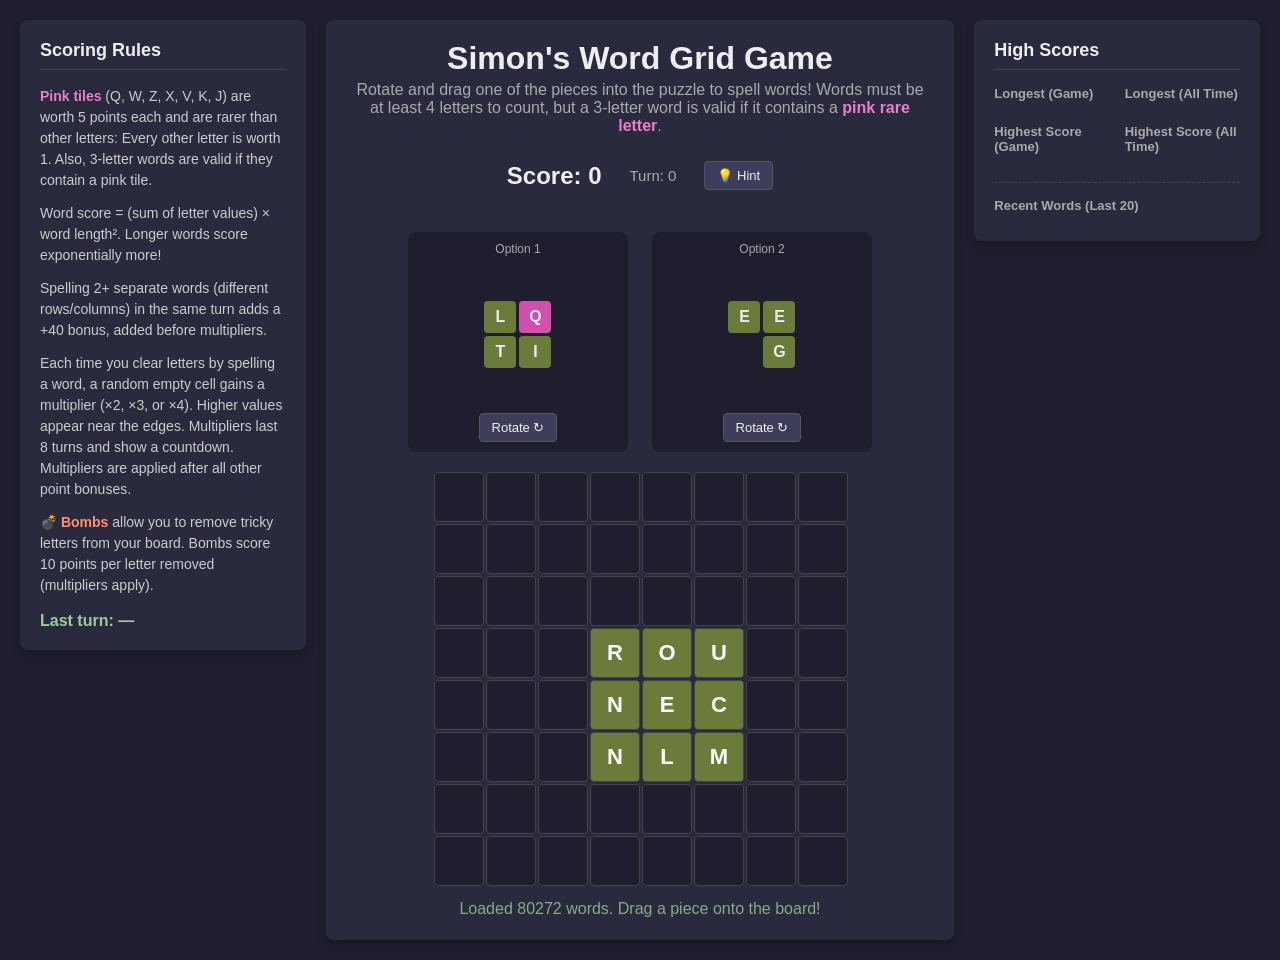
<file: word_grid_D2.html>
<!DOCTYPE html>
<html lang="en">
<head>
  <meta charset="UTF-8">
  <meta name="viewport" content="width=device-width, initial-scale=1.0">
  <title>Word Grid - Scoring D (pts x len squared)</title>
  <link rel="stylesheet" href="style.css">
</head>
<body>

<div class="game-layout">
  
  <!-- Left Side on Desktop / Middle on Mobile: Rules -->
  <aside class="pane rules-pane" id="scorePanel">
    <h2>Scoring Rules</h2>
    <div class="legend-line">
      <span class="legend-pink">Pink tiles</span> (Q, W, Z, X, V, K, J) are worth 5 points each and are rarer than other letters: Every other letter is worth 1. Also, 3-letter words are valid if they contain a pink tile.
    </div>
    <div class="legend-line">Word score = (sum of letter values) × word length². Longer words score exponentially more!</div>
    <div class="legend-line">Spelling 2+ separate words (different rows/columns) in the same turn adds a +40 bonus, added before multipliers.</div>
    <div class="legend-line">Each time you clear letters by spelling a word, a random empty cell gains a multiplier (×2, ×3, or ×4). Higher values appear near the edges. Multipliers last 8 turns and show a countdown. Multipliers are applied after all other point bonuses.</div>
    <div class="legend-line">
      <span class="legend-bomb">💣 Bombs</span> allow you to remove tricky letters from your board. Bombs score 10 points per letter removed (multipliers apply).
    </div>
    <div id="scoreBreakdown">Last turn: —</div>
  </aside>

  <!-- Center on Desktop / Top on Mobile: Game Area -->
  <main class="pane game-pane">
    <h1>Simon's Word Grid Game</h1>
    <p class="subtitle">Rotate and drag one of the pieces into the puzzle to spell words! Words must be at least 4 letters to count, but a 3-letter word is valid if it contains a <span class="legend-pink">pink rare letter</span>.</p>

    <div id="topBar">
      <div id="score">Score: 0</div>
      <div id="turnCounter">Turn: 0</div>
      <button id="hintBtn">💡 Hint</button>
    </div>
    <div id="hintResult"></div>

    <div id="pieceTray"></div>

    <div id="board"></div>
    <div id="status"></div>
  </main>

  <!-- Right Side on Desktop / Bottom on Mobile: Tracker -->
  <aside class="pane scores-pane" id="trackerColumn">
    <h2>High Scores</h2>
    
    <div class="high-scores-grid">
      <div class="tracker-section">
        <h3>Longest (Game)</h3>
        <ol id="longestGameList" class="tracker-list"></ol>
      </div>
      
      <div class="tracker-section">
        <h3>Longest (All Time)</h3>
        <ol id="longestAllTimeList" class="tracker-list"></ol>
      </div>
  
      <div class="tracker-section">
        <h3>Highest Score (Game)</h3>
        <ol id="highestGameList" class="tracker-list"></ol>
      </div>
      
      <div class="tracker-section">
        <h3>Highest Score (All Time)</h3>
        <ol id="highestAllTimeList" class="tracker-list"></ol>
      </div>
    </div>

    <div class="tracker-section recent-words-section">
      <h3>Recent Words (Last 20)</h3>
      <ul id="recentWordsList" class="tracker-list"></ul>
    </div>
  </aside>

</div>

<div id="dragGhost" style="display:none;"></div>

<script>
  const SIZE = 8;
  const CELL_STEP = 52; 
  const BOMB_CHANCE = 0.08; 
  const CLEAR_ANIMATION_MS = 550;

  const boardEl = document.getElementById('board');
  const statusEl = document.getElementById('status');
  const scoreEl = document.getElementById('score');
  const turnCounterEl = document.getElementById('turnCounter');
  const scoreBreakdownEl = document.getElementById('scoreBreakdown');
  const pieceTrayEl = document.getElementById('pieceTray');
  const dragGhost = document.getElementById('dragGhost');
  const hintBtn = document.getElementById('hintBtn');
  const hintResultEl = document.getElementById('hintResult');

  const grid = Array.from({ length: SIZE }, () => Array(SIZE).fill(null));
  const multiplierGrid = Array.from({ length: SIZE }, () => Array(SIZE).fill(null));

  let cellEls = [];
  let score = 0;
  let turnCount = 0;
  let gameOver = false;

  // --- Tracker State ---
  let recentWords = [];
  let longestGame = [];
  let highestGame = [];
  let longestAllTime = JSON.parse(localStorage.getItem('wordGrid_longestAllTime')) || [];
  let highestAllTime = JSON.parse(localStorage.getItem('wordGrid_highestAllTime')) || [];

  function updateTrackerLists() {
    const renderList = (elementId, data, isRecent = false) => {
      const el = document.getElementById(elementId);
      if (!el) return;
      el.innerHTML = '';
      data.forEach(item => {
        const li = document.createElement('li');
        li.textContent = `${item.word} (${Math.round(item.score)} pts)`;
        if(isRecent) li.style.color = '#9ecb9e';
        el.appendChild(li);
      });
    };

    renderList('recentWordsList', recentWords, true);
    renderList('longestGameList', longestGame);
    renderList('highestGameList', highestGame);
    renderList('longestAllTimeList', longestAllTime);
    renderList('highestAllTimeList', highestAllTime);
  }

  function logWord(word, score) {
    const entry = { word, score };

    recentWords.unshift(entry);
    if (recentWords.length > 20) recentWords.pop();

    const insertAndTrim = (arr, newEntry, compareFn) => {
      if (!arr.find(e => e.word === newEntry.word)) {
        arr.push(newEntry);
        arr.sort(compareFn);
        if (arr.length > 3) arr.pop();
      }
    };

    const sortByLength = (a, b) => b.word.length - a.word.length || b.score - a.score;
    const sortByScore = (a, b) => b.score - a.score || b.word.length - a.word.length;

    insertAndTrim(longestGame, entry, sortByLength);
    insertAndTrim(highestGame, entry, sortByScore);
    insertAndTrim(longestAllTime, entry, sortByLength);
    insertAndTrim(highestAllTime, entry, sortByScore);

    localStorage.setItem('wordGrid_longestAllTime', JSON.stringify(longestAllTime));
    localStorage.setItem('wordGrid_highestAllTime', JSON.stringify(highestAllTime));
    
    updateTrackerLists();
  }

  // ---- Letter values ----
  const SPECIAL_LETTERS = new Set(['Q', 'W', 'Z', 'X', 'V', 'K', 'J']);
  function letterValue(letter) { return SPECIAL_LETTERS.has(letter) ? 5 : 1; }
  function isSpecial(letter) { return SPECIAL_LETTERS.has(letter); }

  const LETTER_FREQUENCIES = {
    A: 7, B: 3, C: 4, D: 5, E: 9, F: 3, G: 3, H: 3, I: 7, J: 1,
    K: 1, L: 5, M: 3, N: 7, O: 6, P: 3, Q: 1, R: 7, S: 6, T: 7,
    U: 3, V: 1, W: 1, X: 1, Y: 2, Z: 1
  };
  function buildLetterPool() {
    let pool = '';
    for (const [letter, count] of Object.entries(LETTER_FREQUENCIES)) pool += letter.repeat(count);
    return pool;
  }
  const LETTER_POOL = buildLetterPool();
  function randomLetter() { return LETTER_POOL[Math.floor(Math.random() * LETTER_POOL.length)]; }

  const VOWEL_SET = new Set(['A', 'E', 'I', 'O', 'U']);
  function isMixedPiece(cells) {
    const hasVowel     = cells.some(c => VOWEL_SET.has(c.letter));
    const hasConsonant = cells.some(c => !VOWEL_SET.has(c.letter));
    return hasVowel && hasConsonant;
  }

  // ---- Dictionary ----
  let dictionary = new Set();

  async function loadDictionary() {
    try {
      const response = await fetch('dictionary.json');
      const data = await response.json();

      let rawWords;
      if (Array.isArray(data)) {
        rawWords = data;
      } else if (typeof data === 'object' && data !== null) {
        if (Array.isArray(data.words)) rawWords = data.words;
        else if (data.words && typeof data.words === 'object') rawWords = Object.values(data.words).flat();
        else rawWords = Object.keys(data);
      } else {
        throw new Error('Unrecognized dictionary.json format');
      }

      const words = rawWords.map(w => String(w).trim().toUpperCase()).filter(w => w.length >= 3);
      dictionary = new Set(words);
      statusEl.textContent = `Loaded ${dictionary.size} words. Drag a piece onto the board!`;
    } catch (err) {
      console.error(err);
      statusEl.textContent = 'Could not load dictionary.json — check the console (F12) for details.';
    }
  }

  // ---- Piece shapes ----
  const SHAPE_TEMPLATES = {
    1: [ [[0, 0]] ],
    2: [ [[0, 0], [0, 1]] ],
    3: [
      [[0, 0], [0, 1], [0, 2]],
      [[0, 0], [0, 1], [1, 1]]
    ]
  };

  // Size-4 shapes use explicit weights rather than repetition.
  // straight: 4, L-bend: 4, box: 2 — preserves original distribution.
  const SHAPE_4_OPTIONS = [
    { shape: [[0, 0], [0, 1], [0, 2], [0, 3]], weight: 4 },  // straight
    { shape: [[0, 0], [1, 0], [2, 0], [2, 1]], weight: 4 },  // L-bend
    { shape: [[0, 0], [0, 1], [1, 0], [1, 1]], weight: 2 },  // box
  ];
  const SHAPE_4_TOTAL = SHAPE_4_OPTIONS.reduce((s, o) => s + o.weight, 0);

  // Entries are [size, weight] pairs with numeric keys; total is precomputed once.
  const SIZE_WEIGHT_ENTRIES = [[1, 1], [2, 3], [3, 4], [4, 4]];
  const SIZE_WEIGHT_TOTAL = SIZE_WEIGHT_ENTRIES.reduce((sum, [, w]) => sum + w, 0);

  function weightedRandomSize() {
    let r = Math.random() * SIZE_WEIGHT_TOTAL;
    for (const [size, w] of SIZE_WEIGHT_ENTRIES) {
      if (r < w) return size;
      r -= w;
    }
    return SIZE_WEIGHT_ENTRIES.at(-1)[0];
  }

  function randomShapeCells() {
    const size = weightedRandomSize();
    if (size === 4) {
      let r = Math.random() * SHAPE_4_TOTAL;
      for (const { shape, weight } of SHAPE_4_OPTIONS) {
        if (r < weight) return shape;
        r -= weight;
      }
      return SHAPE_4_OPTIONS.at(-1).shape;
    }
    const options = SHAPE_TEMPLATES[size];
    return options[Math.floor(Math.random() * options.length)];
  }

  function generateLetterPiece() {
    const template = randomShapeCells();
    const size = template.length;
    const enforceMix = turnCount < 40 && ((size >= 3) || (size === 2 && turnCount < 20));

    let cells;
    let attempts = 0;
    do {
      cells = template.map(([dr, dc]) => ({ dr, dc, letter: randomLetter() }));
      attempts++;
    } while (enforceMix && !isMixedPiece(cells) && attempts < 20);

    return { cells, isBomb: false };
  }

  function generateBombPiece() {
    const template = randomShapeCells();
    const cells = template.map(([dr, dc]) => ({ dr, dc, letter: null }));
    return { cells, isBomb: true };
  }

  function generatePieceForSlot(otherSlotPiece) {
    const otherHasBomb = otherSlotPiece && otherSlotPiece.isBomb;
    if (!otherHasBomb && Math.random() < BOMB_CHANCE) return generateBombPiece();
    return generateLetterPiece();
  }

  function rotatePiece(piece) {
    const rotated = piece.cells.map(c => ({ dr: c.dc, dc: -c.dr, letter: c.letter }));
    const minDr = Math.min(...rotated.map(c => c.dr));
    const minDc = Math.min(...rotated.map(c => c.dc));
    return {
      cells: rotated.map(c => ({ dr: c.dr - minDr, dc: c.dc - minDc, letter: c.letter })),
      isBomb: piece.isBomb
    };
  }

  const pieces = {};
  pieces.A = generatePieceForSlot(null);
  pieces.B = generatePieceForSlot(pieces.A);

  // ---- Piece tray rendering ----
  function renderPieceShape(container, piece) {
    const maxDr = Math.max(...piece.cells.map(c => c.dr));
    const maxDc = Math.max(...piece.cells.map(c => c.dc));
    const rows = maxDr + 1;
    const cols = maxDc + 1;

    container.style.gridTemplateColumns = `repeat(${cols}, 32px)`;
    container.style.gridTemplateRows = `repeat(${rows}, 32px)`;
    container.innerHTML = '';

    for (let r = 0; r < rows; r++) {
      for (let c = 0; c < cols; c++) {
        const match = piece.cells.find(cell => cell.dr === r && cell.dc === c);
        const cellDiv = document.createElement('div');
        let cls = 'piece-cell';
        if (!match) cls += ' empty';
        else if (piece.isBomb) cls += ' bomb';
        else if (isSpecial(match.letter)) cls += ' special';
        cellDiv.className = cls;
        cellDiv.textContent = match ? (piece.isBomb ? '💣' : match.letter) : '';
        container.appendChild(cellDiv);
      }
    }
  }

  function renderPieceTray() {
    hintResultEl.textContent = '';
    pieceTrayEl.innerHTML = '';

    ['A', 'B'].forEach(key => {
      const piece = pieces[key];
      const slot = document.createElement('div');
      slot.className = 'piece-slot' + (piece.isBomb ? ' bomb-slot' : '');

      const label = document.createElement('div');
      label.className = 'piece-label';
      label.textContent = piece.isBomb ? '💣 Bomb — drop on letters' : (key === 'A' ? 'Option 1' : 'Option 2');

      const shapeWrap = document.createElement('div');
      shapeWrap.className = 'piece-shape-wrap';

      const wrap = document.createElement('div');
      wrap.className = 'draggable-wrap';
      const shapeGrid = document.createElement('div');
      shapeGrid.className = 'piece-shape-grid';
      renderPieceShape(shapeGrid, piece);
      wrap.appendChild(shapeGrid);
      shapeWrap.appendChild(wrap);

      const rotateBtn = document.createElement('button');
      rotateBtn.textContent = 'Rotate ↻';
      rotateBtn.addEventListener('click', () => {
        pieces[key] = rotatePiece(pieces[key]);
        renderPieceTray();
      });

      wrap.addEventListener('pointerdown', (e) => startDrag(key, e));

      slot.appendChild(label);
      slot.appendChild(shapeWrap);
      slot.appendChild(rotateBtn);
      pieceTrayEl.appendChild(slot);
    });
  }

  // ---- Placement validity ----
  function computeTargets(piece, anchorRow, anchorCol) {
    let valid = true;
    let touchesLetter = false;

    const targets = piece.cells.map(c => {
      const r = anchorRow + c.dr;
      const cVal = anchorCol + c.dc;
      const inBounds = r >= 0 && r < SIZE && cVal >= 0 && cVal < SIZE;
      const hasLetter = inBounds && grid[r][cVal] !== null;

      if (!inBounds) valid = false;
      if (piece.isBomb) {
        if (hasLetter) touchesLetter = true;
      } else if (hasLetter) {
        valid = false;
      }

      return { r, c: cVal, letter: c.letter, inBounds, hasLetter };
    });

    if (piece.isBomb && !touchesLetter) valid = false;
    return { targets, valid };
  }

  function pieceHasValidPlacement(piece) {
    let current = piece;
    for (let rotation = 0; rotation < 4; rotation++) {
      for (let r = 0; r < SIZE; r++) {
        for (let c = 0; c < SIZE; c++) {
          if (computeTargets(current, r, c).valid) return true;
        }
      }
      current = rotatePiece(current);
    }
    return false;
  }

  function checkGameOver() {
    if (gameOver) return;
    if (!pieceHasValidPlacement(pieces.A) && !pieceHasValidPlacement(pieces.B)) {
      gameOver = true;
      statusEl.textContent = `Game over — neither piece fits anywhere. Final score: ${Math.round(score)}`;
      statusEl.classList.add('game-over');
      boardEl.style.pointerEvents = 'none';
      pieceTrayEl.style.opacity = '0.5';
      pieceTrayEl.style.pointerEvents = 'none';
    }
  }

  function placePiece(pieceKey, anchorRow, anchorCol) {
    const piece = pieces[pieceKey];
    const { targets, valid } = computeTargets(piece, anchorRow, anchorCol);
    if (!valid) return null;

    let result;
    if (piece.isBomb) {
      const bombedCells = targets
        .filter(t => t.hasLetter)
        .map(t => ({ row: t.r, col: t.c, letter: grid[t.r][t.c] }));
      result = { wasBomb: true, bombedCells };
    } else {
      targets.forEach(({ r, c, letter }) => { grid[r][c] = letter; });
      result = { wasBomb: false };
    }

    return result;
  }

  // ---- Word detection ----
  function findMatches(sourceGrid = grid) {
    const boardToScan = sourceGrid;
    const matches = [];

    function checkLine(cells) {
      const n = cells.length;
      let i = 0;
      while (i < n) {
        if (!cells[i].letter) { i++; continue; }
        let j = i;
        while (j < n && cells[j].letter) j++;

        let best = null;
        for (let start = i; start < j; start++) {
          let word = '';
          for (let end = start; end < j; end++) {
            word += cells[end].letter;
            const meetsLengthRule = word.length >= 4 || (word.length === 3 && [...word].some(isSpecial));
            if (meetsLengthRule && dictionary.has(word)) {
              if (!best || word.length > best.word.length) {
                best = { word, cells: cells.slice(start, end + 1).map(c => ({ row: c.row, col: c.col })) };
              }
            }
          }
        }
        if (best) matches.push(best);
        i = j;
      }
    }

    for (let row = 0; row < SIZE; row++) {
      const line = [];
      for (let col = 0; col < SIZE; col++) line.push({ row, col, letter: boardToScan[row][col] });
      checkLine(line);
    }
    for (let col = 0; col < SIZE; col++) {
      const line = [];
      for (let row = 0; row < SIZE; row++) line.push({ row, col, letter: boardToScan[row][col] });
      checkLine(line);
    }

    return matches;
  }

  function wordValue(word) {
    const letterSum = word.split('').reduce((sum, ch) => sum + letterValue(ch), 0);
    return letterSum * (word.length ** 2);
  }

  function canUseHint() {
    return true; 
  }

  // Cache the hint result for the current turn so repeated clicks don't re-scan.
  let hintCache = { turn: -1, result: null };

  function findBestHintWord() {
    if (hintCache.turn === turnCount) return hintCache.result;

    let best = null;
    ['A', 'B'].forEach(key => {
      let candidate = pieces[key];
      if (candidate.isBomb) return;

      for (let rotation = 0; rotation < 4; rotation++) {
        for (let row = 0; row < SIZE; row++) {
          for (let col = 0; col < SIZE; col++) {
            const { targets, valid } = computeTargets(candidate, row, col);
            if (!valid) continue;

            const hypotheticalGrid = grid.map(r => r.slice());
            targets.forEach(t => { hypotheticalGrid[t.r][t.c] = t.letter; });

            const matches = findMatches(hypotheticalGrid);
            if (matches.length === 0) continue;

            const clearedCells = new Set();
            let baseSum = 0;
            matches.forEach(match => {
              baseSum += wordValue(match.word);
              match.cells.forEach(({ row, col }) => clearedCells.add(`${row},${col}`));
            });
            const multiWordBonus = matches.length > 1 ? 40 : 0;
            const preMultiplierTotal = baseSum + multiWordBonus;

            let multiplierFactor = 1;
            clearedCells.forEach(key => {
              const [r, c] = key.split(',').map(Number);
              const m = multiplierGrid[r][c];
              if (m) multiplierFactor *= m.value;
            });

            const value = preMultiplierTotal * multiplierFactor;
            const bestWord = matches.reduce((a, b) => wordValue(a.word) > wordValue(b.word) ? a : b).word;
            if (!best || value > best.value) best = { word: bestWord, value };
          }
        }
        candidate = rotatePiece(candidate);
      }
    });

    hintCache = { turn: turnCount, result: best };
    return best;
  }

  // ---- Multiplier spawning and expiry ----
  const MULT_LIFETIME = 8;   

  function distanceFromEdge(row, col) { return Math.min(row, col, SIZE - 1 - row, SIZE - 1 - col); }
  function multiplierValueForZone(row, col) {
    const dist = distanceFromEdge(row, col);
    if (dist === 0) return 4;
    if (dist === 1) return 3;
    return 2;
  }

  function expireMultipliers() {
    for (let r = 0; r < SIZE; r++) {
      for (let c = 0; c < SIZE; c++) {
        const m = multiplierGrid[r][c];
        if (m && (MULT_LIFETIME - (turnCount - m.born)) <= 0) {
          multiplierGrid[r][c] = null;
        }
      }
    }
  }

  function maybeSpawnMultiplier() {
    const emptyCandidates = [];
    for (let r = 0; r < SIZE; r++) {
      for (let c = 0; c < SIZE; c++) {
        if (grid[r][c] === null && multiplierGrid[r][c] === null) emptyCandidates.push({ r, c });
      }
    }
    if (emptyCandidates.length === 0) return;
    const spot = emptyCandidates[Math.floor(Math.random() * emptyCandidates.length)];
    multiplierGrid[spot.r][spot.c] = { value: multiplierValueForZone(spot.r, spot.c), born: turnCount };
  }

  // ---- Animation helpers ----
  function scoreTier(gained) {
    if (gained <= 64) return 1;
    if (gained <= 128) return 2;
    if (gained <= 256) return 3;
    return 4;
  }

  function spawnScorePopup(text, tier, coords) {
    const rects = coords.map(([r, c]) => cellEls[r][c].getBoundingClientRect());
    const avgX = rects.reduce((s, rect) => s + rect.left + rect.width / 2, 0) / rects.length;
    const avgY = rects.reduce((s, rect) => s + rect.top, 0) / rects.length;

    const popup = document.createElement('div');
    popup.className = `score-popup tier-${tier}`;
    popup.textContent = text;
    popup.style.left = `${avgX}px`;
    popup.style.top = `${avgY}px`;
    document.body.appendChild(popup);
    popup.addEventListener('animationend', () => popup.remove());
  }

  function bumpScoreDisplay(tier) {
    scoreEl.classList.remove('bump', 'tier-1', 'tier-2', 'tier-3', 'tier-4');
    void scoreEl.offsetWidth; 
    scoreEl.classList.add('bump', `tier-${tier}`);
  }

  // ---- Resolving a turn's effect ----
  function resolveWordMatches(matches, onDone) {
    if (matches.length === 0) {
      scoreBreakdownEl.textContent = 'Last turn: no words formed.';
      onDone();
      return;
    }

    const clearedCells = new Set();
    const wordSummaries = [];
    let baseSum = 0;

    matches.forEach(match => {
      const word = match.word;
      const letterPts = word.split('').reduce((sum, ch) => sum + letterValue(ch), 0);
      const lengthSq = word.length ** 2;
      const val = letterPts * lengthSq;
      baseSum += val;
      wordSummaries.push(`${word} (${letterPts} letter pts x ${lengthSq} length squared = ${val})`);
      match.cells.forEach(({ row, col }) => clearedCells.add(`${row},${col}`));
    });

    const multiWordBonus = matches.length > 1 ? 40 : 0;
    const preMultiplierTotal = baseSum + multiWordBonus;

    let multiplierFactor = 1;
    const multipliersUsed = [];
    clearedCells.forEach(key => {
      const [row, col] = key.split(',').map(Number);
      const m = multiplierGrid[row][col];
      if (m) {
        multiplierFactor *= m.value;
        multipliersUsed.push(m.value);
      }
    });

    // Log the individual words for the tracker side panel
    matches.forEach(match => {
      const individualScore = wordValue(match.word) * multiplierFactor;
      logWord(match.word, individualScore);
    });

    const gained = preMultiplierTotal * multiplierFactor;
    const tier = scoreTier(gained);
    const coords = [...clearedCells].map(key => key.split(',').map(Number));

    coords.forEach(([row, col]) => cellEls[row][col].classList.add('clearing', `tier-${tier}`));
    spawnScorePopup(`+${Math.round(gained)}`, tier, coords);

    score += gained;
    scoreEl.textContent = `Score: ${Math.round(score)}`;
    bumpScoreDisplay(tier);

    const gainedExact = preMultiplierTotal * multiplierFactor;
    const gainedRounded = Math.round(gainedExact);

    // Build breakdown string
    // Single word summaries already end with the word's value; only append "pts" when
    // there are no further terms (no bonus, no multiplier) so it serves as the final unit.
    const hasBonus = multiWordBonus > 0;
    const hasMult = multipliersUsed.length > 0;
    const wordParts = wordSummaries.map((s, i) => {
      // If this is the only term and nothing follows, close with "pts" inside the parens
      if (!hasBonus && !hasMult && wordSummaries.length === 1) {
        return s.replace(/= (\d+)\)$/, '= $1 pts)');
      }
      return s;
    });

    let breakdown = `Last turn: ${wordParts.join(' + ')}`;
    if (hasBonus) breakdown += ` + ${multiWordBonus} bonus`;

    if (hasMult) {
      // Show pre-multiplier total only when there's something to sum (bonus or multiple words)
      if (hasBonus || wordSummaries.length > 1) {
        const pre = preMultiplierTotal % 1 === 0 ? preMultiplierTotal : preMultiplierTotal.toFixed(1);
        breakdown += ` = ${pre}`;
      }
      breakdown += ` ${multipliersUsed.map(m => `x${m} mult`).join(' ')}`;
      if (gainedExact !== gainedRounded) {
        breakdown += ` = ${gainedExact % 1 === 0 ? gainedExact : gainedExact.toFixed(1)}, rounded up to ${gainedRounded} pts`;
      } else {
        breakdown += ` = ${gainedRounded} pts`;
      }
    } else if (hasBonus || wordSummaries.length > 1) {
      // No multiplier but multiple terms — show the sum at the end
      if (gainedExact !== gainedRounded) {
        breakdown += ` = ${gainedExact % 1 === 0 ? gainedExact : gainedExact.toFixed(1)}, rounded up to ${gainedRounded} pts`;
      } else {
        breakdown += ` = ${gainedRounded} pts`;
      }
    }

    scoreBreakdownEl.textContent = breakdown;
    statusEl.textContent = `Cleared ${matches.map(m => m.word).join(', ')} for +${Math.round(gained)} points!`;

    setTimeout(() => {
      coords.forEach(([row, col]) => { grid[row][col] = null; });
      onDone();
    }, CLEAR_ANIMATION_MS);
  }

  function resolveBomb(bombedCells, onDone) {
    if (bombedCells.length === 0) { onDone(); return; }

    let gained = 0;
    const removedLetters = [];
    bombedCells.forEach(({ row, col, letter }) => {
      let val = 10;
      const m = multiplierGrid[row][col];
      if (m) val *= m.value;
      gained += val;
      removedLetters.push(letter);
    });

    const tier = scoreTier(gained);
    const coords = bombedCells.map(c => [c.row, c.col]);
    coords.forEach(([row, col]) => cellEls[row][col].classList.add('clearing', `tier-${tier}`, 'bomb'));
    spawnScorePopup(`💥 +${Math.round(gained)}`, tier, coords);

    score += gained;
    scoreEl.textContent = `Score: ${Math.round(score)}`;
    bumpScoreDisplay(tier);

    scoreBreakdownEl.textContent = `Last turn: Bomb removed ${removedLetters.join(', ')} = ${Math.round(gained)} pts`;
    statusEl.textContent = `Bomb cleared ${bombedCells.length} letter${bombedCells.length > 1 ? 's' : ''} for +${Math.round(gained)} points!`;

    setTimeout(() => {
      bombedCells.forEach(({ row, col }) => { grid[row][col] = null; });
      onDone();
    }, CLEAR_ANIMATION_MS);
  }

  // ---- Multiplier donut indicator ----
  const DONUT_COLORS = { 2: '#4a7fd4', 3: '#d4914a', 4: '#d44a4a' };

  // Build all 24 donut SVGs (3 values × 8 turn counts) once at startup.
  // render() clones from this table instead of constructing SVGs on every frame.
  function buildDonutSVG(multValue, turnsLeft) {
    const size = 22;
    const cx = size / 2;
    const cy = size / 2;
    const R = 10.5;
    const r = 5.5;
    const color = DONUT_COLORS[multValue] || '#888';

    const svg = document.createElementNS('http://www.w3.org/2000/svg', 'svg');
    svg.setAttribute('width', size);
    svg.setAttribute('height', size);
    svg.setAttribute('viewBox', `0 0 ${size} ${size}`);

    const bgCircle = document.createElementNS('http://www.w3.org/2000/svg', 'circle');
    bgCircle.setAttribute('cx', cx);
    bgCircle.setAttribute('cy', cy);
    bgCircle.setAttribute('r', (R + r) / 2);
    bgCircle.setAttribute('fill', 'none');
    bgCircle.setAttribute('stroke', '#1a1a2a');
    bgCircle.setAttribute('stroke-width', R - r);
    svg.appendChild(bgCircle);

    if (turnsLeft > 0) {
      const circumference = 2 * Math.PI * ((R + r) / 2);
      const sliceGap = circumference * 0.025;
      const sliceArc = (circumference / MULT_LIFETIME) - sliceGap;

      let dashArray = '';
      for (let i = 0; i < turnsLeft; i++) dashArray += `${sliceArc} ${sliceGap} `;
      dashArray += `0 ${circumference}`;

      const arc = document.createElementNS('http://www.w3.org/2000/svg', 'circle');
      arc.setAttribute('cx', cx);
      arc.setAttribute('cy', cy);
      arc.setAttribute('r', (R + r) / 2);
      arc.setAttribute('fill', 'none');
      arc.setAttribute('stroke', color);
      arc.setAttribute('stroke-width', R - r);
      arc.setAttribute('stroke-dasharray', dashArray.trim());
      arc.setAttribute('transform', `rotate(-90 ${cx} ${cy})`);
      svg.appendChild(arc);
    }

    const hole = document.createElementNS('http://www.w3.org/2000/svg', 'circle');
    hole.setAttribute('cx', cx);
    hole.setAttribute('cy', cy);
    hole.setAttribute('r', r);
    hole.setAttribute('fill', '#1a1a2a');
    svg.appendChild(hole);

    const label = document.createElementNS('http://www.w3.org/2000/svg', 'text');
    label.setAttribute('x', cx);
    label.setAttribute('y', cy);
    label.setAttribute('text-anchor', 'middle');
    label.setAttribute('dominant-baseline', 'central');
    label.setAttribute('font-size', '6');
    label.setAttribute('font-weight', 'bold');
    label.setAttribute('font-family', 'sans-serif');
    label.setAttribute('fill', color);
    label.textContent = `x${multValue}`;
    svg.appendChild(label);

    return svg;
  }

  const DONUT_CACHE = {};
  for (const value of [2, 3, 4]) {
    DONUT_CACHE[value] = {};
    for (let t = 1; t <= MULT_LIFETIME; t++) {
      DONUT_CACHE[value][t] = buildDonutSVG(value, t);
    }
  }

  // ---- Board rendering ----
  function initBoard() {
    boardEl.innerHTML = '';
    cellEls = Array.from({ length: SIZE }, () => Array(SIZE).fill(null));

    for (let row = 0; row < SIZE; row++) {
      for (let col = 0; col < SIZE; col++) {
        const cellEl = document.createElement('div');
        cellEl.className = 'cell';
        cellEls[row][col] = cellEl;
        boardEl.appendChild(cellEl);
      }
    }
  }

  function render() {
    for (let row = 0; row < SIZE; row++) {
      for (let col = 0; col < SIZE; col++) {
        const cellEl = cellEls[row][col];
        let className = 'cell';
        const letter = grid[row][col];
        if (letter) {
          className += ' filled';
          if (isSpecial(letter)) className += ' special';
        }
        cellEl.className = className;
        cellEl.textContent = letter || '';

        const existingBadge = cellEl.querySelector('.mult-badge');
        if (existingBadge) cellEl.removeChild(existingBadge);

        const mult = multiplierGrid[row][col];
        if (mult) {
          const turnsLeft = MULT_LIFETIME - (turnCount - mult.born);
          // Guard: skip if expired (expireMultipliers runs after turnCount increments,
          // so there's a brief window where turnsLeft can be 0 or negative before cleanup).
          if (turnsLeft >= 1) {
            const clampedTurns = Math.min(turnsLeft, MULT_LIFETIME);
            const badge = document.createElement('span');
            badge.className = 'mult-badge';
            badge.appendChild(DONUT_CACHE[mult.value][clampedTurns].cloneNode(true));
            cellEl.appendChild(badge);
          }
        }
      }
    }

    turnCounterEl.textContent = `Turn: ${turnCount}`;
  }

  function placeStartingCluster() {
    const start = Math.floor(SIZE / 2) - 1;
    for (let r = start; r < start + 3; r++) {
      for (let c = start; c < start + 3; c++) {
        grid[r][c] = randomLetter();
      }
    }
  }

  // ---- Drag and drop ----
  let dragging = false;
  let draggingKey = null;
  let lastAnchor = null;

  function clearPreview() {
    for (let r = 0; r < SIZE; r++) {
      for (let c = 0; c < SIZE; c++) cellEls[r][c].classList.remove('preview-valid', 'preview-no-word', 'preview-invalid');
    }
  }

  function buildGhost(piece) {
    const maxDr = Math.max(...piece.cells.map(c => c.dr));
    const maxDc = Math.max(...piece.cells.map(c => c.dc));
    const rows = maxDr + 1;
    const cols = maxDc + 1;

    dragGhost.style.gridTemplateColumns = `repeat(${cols}, 48px)`;
    dragGhost.style.gridTemplateRows = `repeat(${rows}, 48px)`;
    dragGhost.innerHTML = '';

    for (let r = 0; r < rows; r++) {
      for (let c = 0; c < cols; c++) {
        const match = piece.cells.find(cell => cell.dr === r && cell.dc === c);
        const div = document.createElement('div');
        let cls = 'ghost-cell';
        if (!match) cls += ' empty';
        else if (piece.isBomb) cls += ' bomb';
        else if (isSpecial(match.letter)) cls += ' special';
        div.className = cls;
        div.textContent = match ? (piece.isBomb ? '💣' : match.letter) : '';
        dragGhost.appendChild(div);
      }
    }
  }

  function updateGhostPosition(clientX, clientY) {
    dragGhost.style.left = `${clientX - 24}px`;
    dragGhost.style.top = `${clientY - 24}px`;
  }

  function pointerToAnchorCell(clientX, clientY) {
    const rect = boardEl.getBoundingClientRect();
    const row = Math.floor((clientY - rect.top) / CELL_STEP);
    const col = Math.floor((clientX - rect.left) / CELL_STEP);
    return { row, col };
  }

  function onPointerMove(e) {
    if (!dragging) return;
    updateGhostPosition(e.clientX, e.clientY);

    const { row, col } = pointerToAnchorCell(e.clientX, e.clientY);

    // Skip the expensive board scan if the cursor is still over the same cell.
    if (lastAnchor && lastAnchor.row === row && lastAnchor.col === col) return;
    lastAnchor = { row, col };

    clearPreview();
    const piece = pieces[draggingKey];
    const { targets, valid } = computeTargets(piece, row, col);

    if (!valid) {
      targets.forEach(t => { if (t.inBounds) cellEls[t.r][t.c].classList.add('preview-invalid'); });
      return;
    }

    if (piece.isBomb) {
      targets.forEach(t => { if (t.inBounds) cellEls[t.r][t.c].classList.add('preview-valid'); });
      return;
    }

    const hypotheticalGrid = grid.map(r => r.slice());
    targets.forEach(t => { hypotheticalGrid[t.r][t.c] = t.letter; });
    const formsWord = findMatches(hypotheticalGrid).length > 0;

    const previewClass = formsWord ? 'preview-valid' : 'preview-no-word';
    targets.forEach(t => { if (t.inBounds) cellEls[t.r][t.c].classList.add(previewClass); });
  }

  function onPointerUp() {
    if (!dragging) return;
    dragging = false;
    dragGhost.style.display = 'none';
    clearPreview();

    if (lastAnchor && !gameOver) {
      const usedKey = draggingKey; 
      const result = placePiece(usedKey, lastAnchor.row, lastAnchor.col);
      if (result) {
        render();

        const afterTurn = (wordsCleared) => {
          turnCount += 1;
          expireMultipliers();
          if (wordsCleared) maybeSpawnMultiplier();
          render();

          const otherKey = usedKey === 'A' ? 'B' : 'A';
          pieces[usedKey] = generatePieceForSlot(pieces[otherKey]);
          renderPieceTray();

          checkGameOver();
        };

        if (result.wasBomb) {
          resolveBomb(result.bombedCells, () => afterTurn(false));
        } else {
          const matches = findMatches();
          resolveWordMatches(matches, () => afterTurn(matches.length > 0));
        }
      }
    }

    draggingKey = null;
    document.removeEventListener('pointermove', onPointerMove);
    document.removeEventListener('pointerup', onPointerUp);
    document.body.style.userSelect = '';
  }

  function startDrag(key, e) {
    if (gameOver) return;
    dragging = true;
    draggingKey = key;
    lastAnchor = null;
    buildGhost(pieces[key]);
    dragGhost.style.display = 'grid';
    updateGhostPosition(e.clientX, e.clientY);
    document.addEventListener('pointermove', onPointerMove);
    document.addEventListener('pointerup', onPointerUp);
    document.body.style.userSelect = 'none';
  }

  hintBtn.addEventListener('click', () => {
    if (!canUseHint()) return; 

    const result = findBestHintWord();
    hintResultEl.textContent = result
      ? `Hint: ${result.word} would score ~${Math.round(result.value)} points`
      : "No word can be formed with either piece this turn.";
  });

  initBoard();
  placeStartingCluster();
  renderPieceTray();
  updateTrackerLists(); 
  loadDictionary().then(render);
</script>

</body>
</html>
</file>
<file: style.css>
/* --- Base Styles & Theme --- */
body {
  font-family: sans-serif;
  background: #1e1e2e;
  color: #eee;
  margin: 0;
  padding: 0;
}

/* --- Responsive Grid Layout (Mobile First) --- */
.game-layout {
  display: grid;
  grid-template-columns: 1fr;
  grid-template-areas: 
    "game"
    "rules"
    "scores";
  gap: 20px;
  padding: 20px;
  max-width: 1500px;
  margin: 0 auto;
}

.rules-pane  { grid-area: rules; }
.game-pane   { grid-area: game; }
.scores-pane { grid-area: scores; }

.pane {
  background: #2a2a3e;
  padding: 20px;
  border-radius: 8px;
  box-shadow: 0 4px 10px rgba(0, 0, 0, 0.2);
}

/* --- Desktop Override --- */
@media (min-width: 1000px) {
  .game-layout {
    grid-template-columns: 1fr 2.2fr 1fr;
    grid-template-areas: "rules game scores";
    align-items: start; 
  }
}

/* --- Game Pane Specifics --- */
.game-pane {
  display: flex;
  flex-direction: column;
  align-items: center;
  text-align: center;
}

.game-pane h1 { margin-top: 0; margin-bottom: 4px; }
.game-pane p.subtitle {
  color: #aaa;
  margin-top: 0;
  max-width: 580px;
}

#topBar {
  display: flex;
  gap: 28px;
  align-items: center;
  margin-top: 10px;
  font-size: 15px;
}

#score { font-size: 24px; font-weight: bold; display: inline-block; }
#turnCounter { color: #aaa; }

button {
  padding: 6px 12px;
  background: #3e3e5c;
  color: #eee;
  border: 1px solid #555;
  border-radius: 4px;
  cursor: pointer;
  font-size: 13px;
}
button:hover { background: #4e4e70; }

/* --- Rules Pane Specifics --- */
.rules-pane h2, .scores-pane h2 {
  margin-top: 0;
  margin-bottom: 16px;
  font-size: 18px;
  color: #eee;
  border-bottom: 1px solid #444;
  padding-bottom: 8px;
}
.legend-line { color: #ccc; margin-bottom: 12px; font-size: 14px; line-height: 1.5; }
.legend-pink { color: #e77fca; font-weight: bold; }
.legend-bomb { color: #ff8f6f; font-weight: bold; }
#scoreBreakdown { color: #9ecb9e; min-height: 18px; font-weight: bold; margin-top: 16px; }

/* --- Scores Pane Specifics --- */
.high-scores-grid {
  display: grid;
  grid-template-columns: 1fr 1fr;
  grid-template-rows: auto auto;
  gap: 15px;
  margin-bottom: 20px;
}

.tracker-section h3 { margin: 0 0 8px 0; font-size: 13px; color: #aaa; }
.tracker-list {
  margin: 0;
  padding-left: 20px;
  color: #ccc;
  font-size: 13px;
  line-height: 1.6;
}

.recent-words-section {
  padding-top: 15px;
  border-top: 1px dashed #444;
}

/* --- Landscape Mobile: tray left, board right --- */
@media (max-height: 600px) and (orientation: landscape) {

  /* Tighten the outer pane padding */
  .game-pane {
    padding: 10px;
    align-items: flex-start;
    text-align: left;
  }

  /* Hide the verbose subtitle to save vertical space */
  .game-pane p.subtitle { display: none; }
  .game-pane h1 { font-size: 16px; margin-bottom: 2px; }

  #topBar { margin-top: 4px; gap: 16px; font-size: 13px; }
  #score { font-size: 18px; }

  /* Row container: tray on left, board on right */
  #landscapeRow {
    display: flex;
    flex-direction: row;
    align-items: flex-start;
    gap: 12px;
    margin-top: 8px;
    width: 100%;
  }

  /* Tray stacks its slots vertically in a narrow left column */
  #pieceTray {
    display: flex;
    flex-direction: column;
    gap: 8px;
    margin-top: 0;
    flex-shrink: 0;
  }

  /* Compact slot size for landscape */
  .piece-slot {
    width: 130px;
    height: 130px;
    padding: 6px 8px;
    min-height: unset;
  }

  /* Smaller piece cells to fit compact slots */
  .piece-cell {
    width: 22px;
    height: 22px;
    font-size: 11px;
  }

  /* Board stays its natural size; just remove its top margin */
  #board { margin-top: 0; }

  #hintResult { margin-top: 4px; font-size: 12px; }
  #status { margin-top: 8px; }
}

/* landscapeRow is a transparent passthrough wrapper outside landscape mobile */
#landscapeRow { display: contents; }

#pieceTray { display: flex; align-items: flex-start; gap: 24px; margin-top: 16px; user-select: none; }

/* On portrait mobile, wrap to 2 columns so Options 3 & 4 sit below Options 1 & 2 */
@media (max-width: 600px) and (orientation: portrait) {
  #pieceTray {
    display: grid;
    grid-template-columns: 1fr 1fr;
    gap: 12px;
  }
}

.piece-slot {
  width: 220px; height: 220px;
  padding: 10px 12px; box-sizing: border-box;
  background: #1e1e2e;
  border-radius: 8px;
  display: grid;
  grid-template-rows: auto 1fr auto;
  justify-items: center; gap: 6px; user-select: none;
}

@media (max-width: 600px) and (orientation: portrait) {
  .piece-slot {
    width: 100%;
    height: auto;
    min-height: 160px;
  }
}
.piece-slot.bomb-slot { background: #3e2a2a; }

.piece-shape-wrap { display: flex; align-items: center; justify-content: center; width: 100%; height: 100%; }
.piece-label { font-size: 12px; color: #aaa; text-align: center; align-self: start; }
.piece-shape-grid { display: grid; gap: 3px; }

.piece-cell {
  width: 32px; height: 32px; background: #6b7c3a; border-radius: 4px;
  display: flex; align-items: center; justify-content: center; font-weight: bold; font-size: 16px;
}
.piece-cell.empty { visibility: hidden; }
.piece-cell.special { background: #d24fae; }
.piece-cell.bomb { background: #8a2e2e; font-size: 18px; }

.draggable-wrap { cursor: grab; touch-action: none; }
.draggable-wrap:active { cursor: grabbing; }

#board {
  display: grid;
  grid-template-columns: repeat(8, 48px);
  grid-template-rows: repeat(8, 48px);
  gap: 4px; margin-top: 20px;
}

.cell {
  position: relative; width: 48px; height: 48px; background: #1e1e2e;
  border: 1px solid #444; border-radius: 4px;
  display: flex; align-items: center; justify-content: center;
  font-size: 22px; font-weight: bold; user-select: none; transition: background 0.1s ease;
}

.cell.filled { background: #6b7c3a; color: #fff; }
.cell.filled.special { background: #d24fae; }
.cell.preview-valid { background: rgba(170, 240, 60, 0.55); }   
.cell.preview-no-word { background: rgba(100, 180, 255, 0.45); } 
.cell.preview-invalid { background: rgba(168, 74, 74, 0.55); }  

.mult-badge { position: absolute; bottom: 1px; right: 1px; width: 22px; height: 22px; line-height: 0; }

#dragGhost {
  position: fixed; display: grid; gap: 4px; pointer-events: none; z-index: 1000; opacity: 0.85;
}
#dragGhost .ghost-cell {
  width: 48px; height: 48px; border-radius: 4px; display: flex; align-items: center;
  justify-content: center; font-weight: bold; font-size: 22px; color: #fff; background: #6b7c3a;
}
#dragGhost .ghost-cell.empty { visibility: hidden; }
#dragGhost .ghost-cell.special { background: #d24fae; }
#dragGhost .ghost-cell.bomb { background: #8a2e2e; }

#status { margin-top: 16px; color: #8a8; height: 20px; text-align: center; }
#status.game-over { color: #e77; font-weight: bold; font-size: 16px; }
#hintResult { margin-top: 8px; color: #e0c85f; font-size: 13px; min-height: 18px; }

/* --- Animations --- */
@keyframes cellPop { 0% { transform: scale(1); } 35% { transform: scale(1.3); } 100% { transform: scale(1); } }
@keyframes cellPopBig { 0% { transform: scale(1); } 40% { transform: scale(1.6) rotate(4deg); } 70% { transform: scale(0.95) rotate(-2deg); } 100% { transform: scale(1); } }

.cell.clearing { animation: cellPop 0.5s ease; z-index: 5; }
.cell.clearing.tier-1 { box-shadow: 0 0 10px 4px #aaff44; }
.cell.clearing.tier-2 { box-shadow: 0 0 10px 4px #6fc7e0; }
.cell.clearing.tier-3 { box-shadow: 0 0 16px 6px #f0a63f; animation: cellPopBig 0.55s ease; }
.cell.clearing.tier-4 { box-shadow: 0 0 24px 10px #f04fd2; animation: cellPopBig 0.65s ease; }
.cell.clearing.bomb { box-shadow: 0 0 20px 9px #ff5f3f !important; }

@keyframes floatUp { 0% { transform: translate(-50%, 0) scale(0.7); opacity: 0; } 15% { transform: translate(-50%, -14px) scale(1.15); opacity: 1; } 75% { opacity: 1; } 100% { transform: translate(-50%, -70px) scale(1); opacity: 0; } }
@keyframes rainbowShift { 0% { filter: hue-rotate(0deg); } 100% { filter: hue-rotate(360deg); } }

.score-popup { position: fixed; pointer-events: none; font-weight: 800; z-index: 1500; white-space: nowrap; text-shadow: 0 2px 6px rgba(0, 0, 0, 0.5); }
.score-popup.tier-1 { font-size: 20px; color: #7fd88f; animation: floatUp 0.8s ease-out forwards; }
.score-popup.tier-2 { font-size: 27px; color: #6fc7e0; animation: floatUp 1s ease-out forwards; }
.score-popup.tier-3 { font-size: 36px; color: #f0a63f; animation: floatUp 1.15s ease-out forwards; }
.score-popup.tier-4 { font-size: 48px; background: linear-gradient(90deg, #ff5fa2, #ffd25f, #5fe0ff, #a45fff); -webkit-background-clip: text; background-clip: text; color: transparent; animation: floatUp 1.3s ease-out forwards, rainbowShift 0.9s linear infinite; }

@keyframes scoreBump { 0% { transform: scale(1); } 50% { transform: scale(1.35); } 100% { transform: scale(1); } }
#score.bump { animation: scoreBump 0.4s ease; }
#score.bump.tier-1 { color: #7fd88f; }
#score.bump.tier-2 { color: #6fc7e0; }
#score.bump.tier-3 { color: #f0a63f; }
#score.bump.tier-4 { color: #ff5fa2; }
</file>
